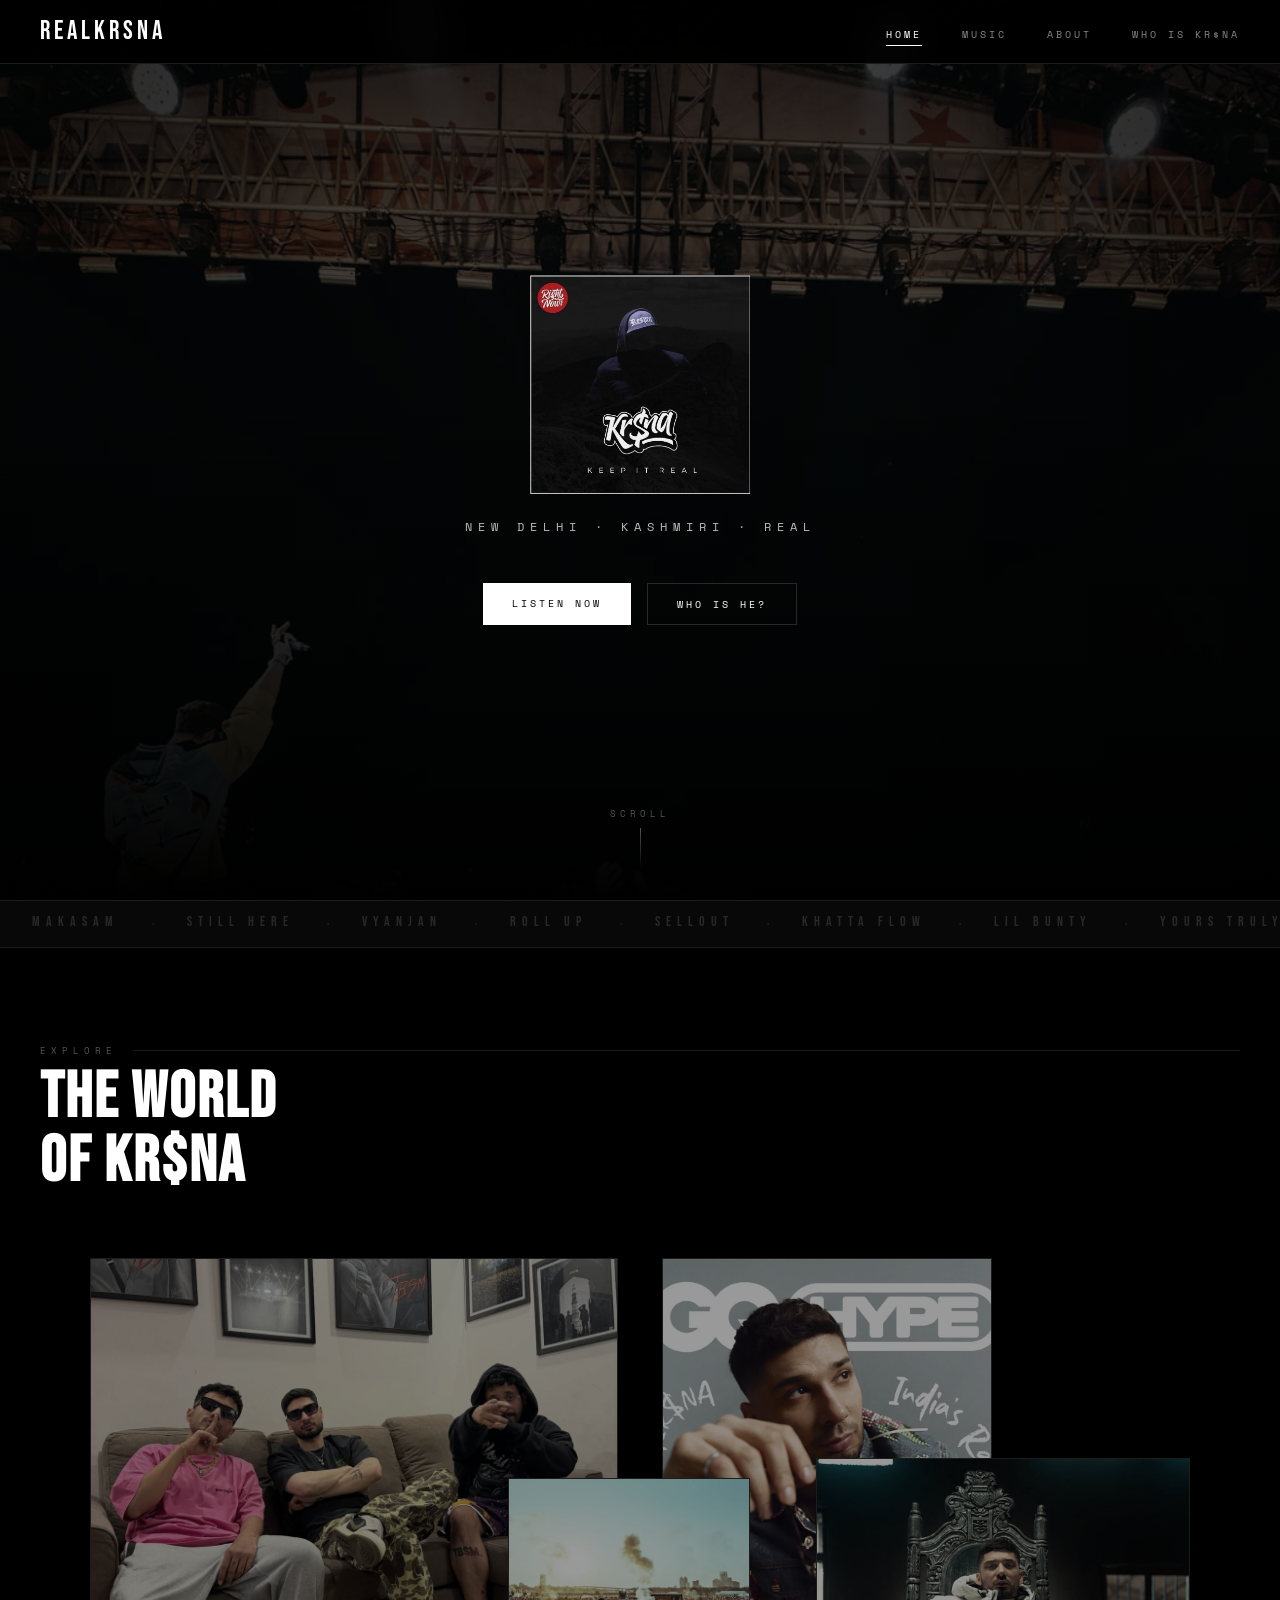
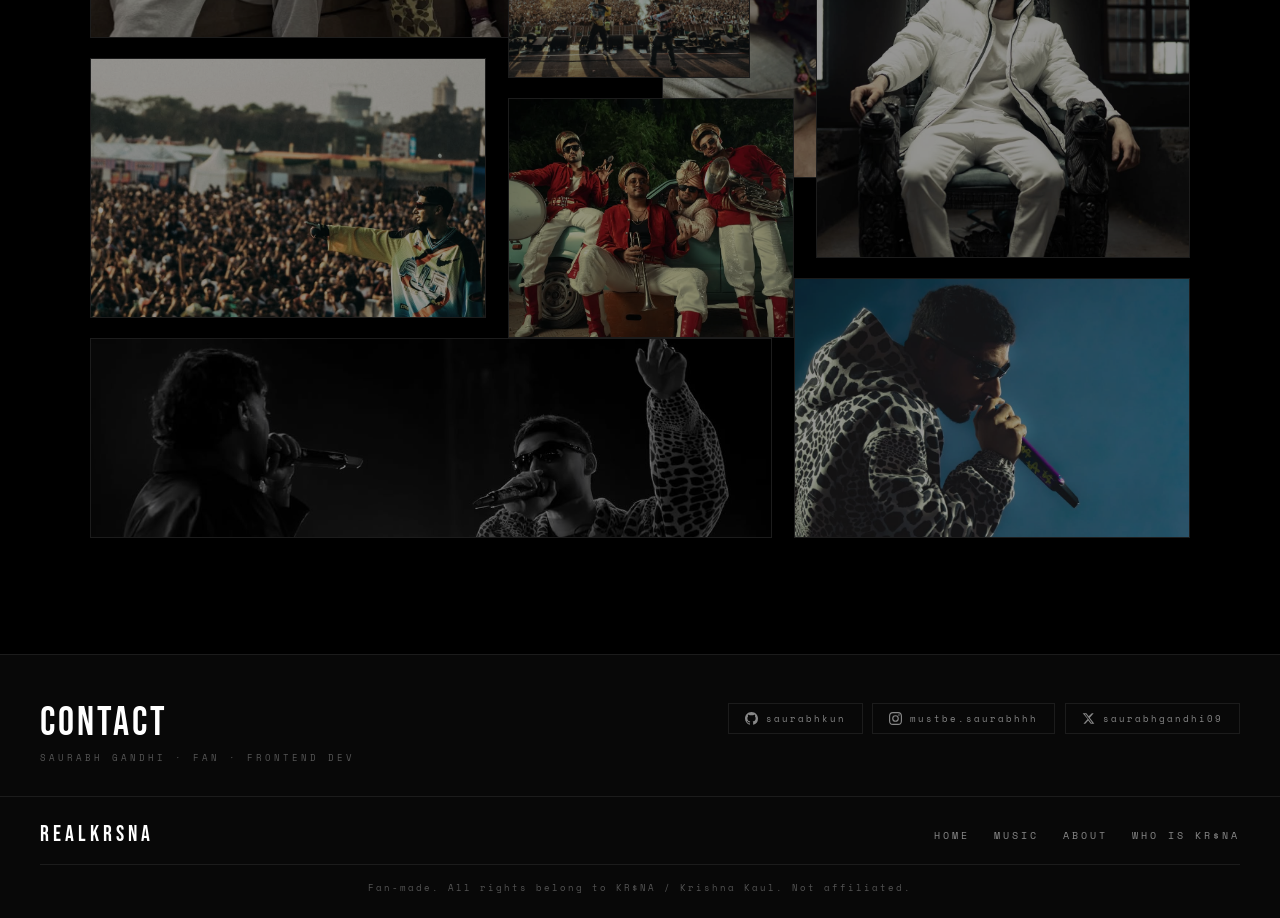
<file: index.html>
<!DOCTYPE html>
<html lang="en">
<head>
  <meta charset="UTF-8"/>
  <meta name="viewport" content="width=device-width, initial-scale=1.0"/>
  <title>RealKRSNA - Home</title>
  <link rel="stylesheet" href="css/style.css">
  <style>
    /* ── HERO ── */
    .hero {
      position: relative;
      height: 100vh;
      display: flex;
      flex-direction: column;
      align-items: center;
      justify-content: center;
      overflow: hidden;
    }

    /* Background image */
    .hero-bg {
      position: absolute; inset: 0;
      background-image: url('../images/hero-bg.jpg');
      /* REPLACE: put your KR$NA image as hero-bg.jpg in /images/ */
      background-size: cover;
      background-position: center top;
      filter: brightness(0.3) grayscale(0.4);
      transform: scale(1.05);
      transition: transform 8s ease;
    }
    .hero:hover .hero-bg { transform: scale(1.0); }

    /* Dark vignette over image */
    .hero-vignette {
      position: absolute; inset: 0;
      background:
        linear-gradient(to bottom, rgba(0,0,0,0.2) 0%, rgba(0,0,0,0.0) 40%, rgba(0,0,0,0.6) 80%, rgba(0,0,0,1) 100%),
        linear-gradient(to right, rgba(0,0,0,0.4) 0%, transparent 40%, transparent 60%, rgba(0,0,0,0.4) 100%);
    }

    .hero-content {
      position: relative; z-index: 2;
      text-align: center;
      display: flex; flex-direction: column;
      align-items: center;
    }

    /* Logo image - replace with your actual KR$NA logo */
    .hero-logo-img {
      width: clamp(120px, 20vw, 220px);
      margin-bottom: 1.5rem;
      /* If your logo is WHITE / light coloured on transparent - keep as is, no filter needed */
      /* If your logo is BLACK / dark coloured on transparent - uncomment the line below: */
      /* filter: invert(1); */
      opacity: 0.95;
    }

    /* Fallback text logo if no image yet */
    .hero-logo-text {
      font-family: 'Bebas Neue', sans-serif;
      font-size: clamp(5rem, 14vw, 12rem);
      letter-spacing: -2px;
      line-height: 0.9;
      color: var(--white);
      margin-bottom: 0.5rem;
    }

    .hero-tagline {
      font-family: 'Space Mono', monospace;
      font-size: clamp(0.6rem, 1.5vw, 0.75rem);
      letter-spacing: 6px;
      text-transform: uppercase;
      color: var(--gray3);
      margin-bottom: 3rem;
    }

    .hero-cta {
      display: flex; gap: 1rem; flex-wrap: wrap; justify-content: center;
    }

    /* Scroll hint */
    .scroll-hint {
      position: absolute; bottom: 2rem; left: 50%; transform: translateX(-50%);
      z-index: 2;
      font-family: 'Space Mono', monospace;
      font-size: 0.55rem;
      letter-spacing: 4px;
      text-transform: uppercase;
      color: var(--gray);
      display: flex; flex-direction: column; align-items: center; gap: 0.5rem;
      animation: bounce 2s ease infinite;
    }
    .scroll-hint::after {
      content: '';
      width: 1px; height: 40px;
      background: linear-gradient(to bottom, var(--gray), transparent);
    }
    @keyframes bounce {
      0%, 100% { transform: translateX(-50%) translateY(0); }
      50% { transform: translateX(-50%) translateY(6px); }
    }

    /* ── COLLAGE SECTION ── */
    .collage-section {
      padding: 6rem 2.5rem;
      background: var(--black);
    }

    /* Overlapping collage grid */
    .collage-grid {
      position: relative;
      /* Total canvas height - adjust if needed */
      height: 900px;
      max-width: 1100px;
      margin: 0 auto;
    }

    .collage-card {
      position: absolute;
      overflow: hidden;
      cursor: pointer;
      background: var(--card);
      border: 1px solid var(--border);
      transition: z-index 0s, transform 0.4s ease, border-color 0.3s;
      text-decoration: none;
      display: block;
    }
    .collage-card:hover {
      border-color: var(--b2);
      z-index: 10 !important;
    }
    .collage-card:hover .card-img { filter: brightness(0.4) grayscale(0.2); }
    .collage-card:hover .card-body { opacity: 1; transform: translateY(0); }

    .card-img {
      width: 100%; height: 100%;
      object-fit: cover;
      display: block;
      filter: brightness(0.6) grayscale(0.3);
      transition: filter 0.4s;
    }
    /* Placeholder when no image yet */
    .card-img-placeholder {
      width: 100%; height: 100%;
      background: var(--deep);
      display: flex; align-items: center; justify-content: center;
      font-family: 'Bebas Neue', sans-serif;
      font-size: 2rem;
      color: var(--border);
      letter-spacing: 3px;
    }

    .card-body {
      position: absolute; inset: 0;
      display: flex; flex-direction: column;
      justify-content: flex-end;
      padding: 1.5rem;
      background: linear-gradient(to top, rgba(0,0,0,0.9) 0%, rgba(0,0,0,0.3) 50%, transparent 100%);
      opacity: 0;
      transform: translateY(6px);
      transition: opacity 0.3s, transform 0.3s;
    }

    .card-label {
      font-family: 'Space Mono', monospace;
      font-size: 0.55rem;
      letter-spacing: 4px;
      text-transform: uppercase;
      color: var(--gray2);
      margin-bottom: 0.3rem;
    }
    .card-title {
      font-family: 'Bebas Neue', sans-serif;
      font-size: 1.6rem;
      letter-spacing: 2px;
      color: var(--white);
      line-height: 1;
    }
    .card-arrow {
      margin-top: 0.6rem;
      font-family: 'Space Mono', monospace;
      font-size: 0.6rem;
      letter-spacing: 3px;
      color: var(--gray3);
    }

    /* ── CARD POSITIONS & SIZES ── */
    /* Each card has different size + position for collage feel */
    /* Feel free to tweak these coordinates once your images are in */

    .card-1 {
      /* Large - top left landscape */
      left: 0; top: 0;
      width: 48%; height: 380px;
      z-index: 3;
    }
    .card-2 {
      /* Tall portrait - top right */
      left: 52%; top: 0;
      width: 30%; height: 520px;
      z-index: 2;
    }
    .card-3 {
      /* Small square - overlapping card 1 and 2 */
      left: 38%; top: 220px;
      width: 22%; height: 200px;
      z-index: 5;
    }
    .card-4 {
      /* Wide - mid left */
      left: 0; top: 400px;
      width: 36%; height: 260px;
      z-index: 2;
    }
    .card-5 {
      /* Medium - mid center */
      left: 38%; top: 440px;
      width: 26%; height: 240px;
      z-index: 4;
    }
    .card-6 {
      /* Tall - far right */
      left: 66%; top: 200px;
      width: 34%; height: 400px;
      z-index: 2;
    }
    .card-7 {
      /* Wide - bottom spanning */
      left: 0; top: 680px;
      width: 62%; height: 200px;
      z-index: 3;
    }
    .card-8 {
      /* Small square - bottom right */
      left: 64%; top: 620px;
      width: 36%; height: 260px;
      z-index: 2;
    }

    @media (max-width: 900px) {
      .collage-grid {
        height: auto;
        display: grid;
        grid-template-columns: 1fr 1fr;
        gap: 0.6rem;
      }
      .collage-card {
        position: static;
        width: 100% !important;
        height: 200px !important;
        z-index: 1 !important;
      }
      .card-1 { grid-column: span 2; height: 280px !important; }
      .card-body { opacity: 1; transform: translateY(0); }
    }

    @media (max-width: 480px) {
      .collage-grid { grid-template-columns: 1fr; }
      .card-1 { grid-column: span 1; }
      .collage-section { padding: 4rem 1rem; }
    }
  </style>
</head>
<body>

<!-- NAV -->
<nav class="nav">
  <a class="nav-logo" href="index.html">RealKRSNA</a>
  <ul class="nav-links">
    <li><a href="index.html" class="active">Home</a></li>
    <li><a href="pages/music.html">Music</a></li>
    <li><a href="pages/about.html">About</a></li>
    <li><a href="pages/who-is-krsna.html">Who is KR$NA</a></li>
  </ul>
</nav>

<!-- HERO -->
<div class="hero">
  <!-- REPLACE: add your KR$NA background photo as /images/hero-bg.jpg -->
  <div class="hero-bg"></div>
  <div class="hero-vignette"></div>

  <div class="hero-content">
    <!-- OPTION A: Use logo image - put your logo at /images/logo.png -->
    <img class="hero-logo-img" src="images/logo.png"
      onerror="this.style.display='none'; document.getElementById('fallback-logo').style.display='block';"
      alt="KR$NA Logo">

    <!-- OPTION B: Fallback text logo (shows if logo.png missing) -->
    <div class="hero-logo-text" id="fallback-logo" style="display:none;">KR$NA</div>

    <p class="hero-tagline">New Delhi · Kashmiri · Real</p>

    <div class="hero-cta">
      <a href="pages/music.html" class="btn btn-white">Listen Now</a>
      <a href="pages/who-is-krsna.html" class="btn btn-outline">Who is he?</a>
    </div>
  </div>

  <div class="scroll-hint">Scroll</div>
</div>

<!-- MARQUEE -->
<div class="marquee">
  <div class="marquee-track">
    <span class="marquee-item">MAKASAM</span><span class="marquee-sep">·</span>
    <span class="marquee-item">STILL HERE</span><span class="marquee-sep">·</span>
    <span class="marquee-item">VYANJAN</span><span class="marquee-sep">·</span>
    <span class="marquee-item">ROLL UP</span><span class="marquee-sep">·</span>
    <span class="marquee-item">SELLOUT</span><span class="marquee-sep">·</span>
    <span class="marquee-item">KHATTA FLOW</span><span class="marquee-sep">·</span>
    <span class="marquee-item">LIL BUNTY</span><span class="marquee-sep">·</span>
    <span class="marquee-item">YOURS TRULY</span><span class="marquee-sep">·</span>
    <span class="marquee-item">MAHARANI</span><span class="marquee-sep">·</span>
    <span class="marquee-item">KNOCK KNOCK</span><span class="marquee-sep">·</span>
    <!-- duplicate -->
    <span class="marquee-item">MAKASAM</span><span class="marquee-sep">·</span>
    <span class="marquee-item">STILL HERE</span><span class="marquee-sep">·</span>
    <span class="marquee-item">VYANJAN</span><span class="marquee-sep">·</span>
    <span class="marquee-item">ROLL UP</span><span class="marquee-sep">·</span>
    <span class="marquee-item">SELLOUT</span><span class="marquee-sep">·</span>
    <span class="marquee-item">KHATTA FLOW</span><span class="marquee-sep">·</span>
    <span class="marquee-item">LIL BUNTY</span><span class="marquee-sep">·</span>
    <span class="marquee-item">YOURS TRULY</span><span class="marquee-sep">·</span>
    <span class="marquee-item">MAHARANI</span><span class="marquee-sep">·</span>
    <span class="marquee-item">KNOCK KNOCK</span><span class="marquee-sep">·</span>
  </div>
</div>

<!-- COLLAGE SECTION -->
<section class="collage-section">
  <div class="sec-label fade-up">Explore</div>
  <h2 class="sec-title fade-up" style="margin-bottom:4rem;">The World<br>of KR$NA</h2>

  <div class="collage-grid fade-up">

    <!-- Card 1 - Music (large) -->
    <a class="collage-card card-1" href="pages/music.html">
      <img class="card-img" src="images/card1.jpg"
        onerror="this.style.display='none'; this.nextElementSibling.style.display='flex';"
        alt="Music">
      <div class="card-img-placeholder" style="display:none;">MUSIC</div>
      <div class="card-body">
        <div class="card-label">Section 01</div>
        <div class="card-title">Music</div>
        <div class="card-arrow">Underrated Tracks →</div>
      </div>
    </a>

    <!-- Card 2 - Who is KR$NA (tall) -->
    <a class="collage-card card-2" href="pages/who-is-krsna.html">
      <img class="card-img" src="images/card2.jpg"
        onerror="this.style.display='none'; this.nextElementSibling.style.display='flex';"
        alt="Who is KR$NA">
      <div class="card-img-placeholder" style="display:none;">KR$NA</div>
      <div class="card-body">
        <div class="card-label">Section 02</div>
        <div class="card-title">Who is KR$NA</div>
        <div class="card-arrow">The Journey →</div>
      </div>
    </a>

    <!-- Card 3 - About (small, overlapping) -->
    <a class="collage-card card-3" href="pages/about.html">
      <img class="card-img" src="images/card3.jpg"
        onerror="this.style.display='none'; this.nextElementSibling.style.display='flex';"
        alt="About">
      <div class="card-img-placeholder" style="display:none;">ABOUT</div>
      <div class="card-body">
        <div class="card-label">Section 03</div>
        <div class="card-title">About</div>
        <div class="card-arrow">This Site →</div>
      </div>
    </a>

    <!-- Card 4 - The Beef -->
    <a class="collage-card card-4" href="pages/who-is-krsna.html#beef">
      <img class="card-img" src="images/card4.jpg"
        onerror="this.style.display='none'; this.nextElementSibling.style.display='flex';"
        alt="The Beef">
      <div class="card-img-placeholder" style="display:none;">BEEF</div>
      <div class="card-body">
        <div class="card-label">Chapter</div>
        <div class="card-title">The Beef</div>
        <div class="card-arrow">Makasam Era →</div>
      </div>
    </a>

    <!-- Card 5 - Community -->
    <a class="collage-card card-5" href="pages/about.html#community">
      <img class="card-img" src="images/card5.jpg"
        onerror="this.style.display='none'; this.nextElementSibling.style.display='flex';"
        alt="Community">
      <div class="card-img-placeholder" style="display:none;">COMMUNITY</div>
      <div class="card-body">
        <div class="card-label">Join</div>
        <div class="card-title">Community</div>
        <div class="card-arrow">Fan Fam →</div>
      </div>
    </a>

    <!-- Card 6 - Discography -->
    <a class="collage-card card-6" href="pages/music.html#discography">
      <img class="card-img" src="images/card6.jpg"
        onerror="this.style.display='none'; this.nextElementSibling.style.display='flex';"
        alt="Discography">
      <div class="card-img-placeholder" style="display:none;">DISCOS</div>
      <div class="card-body">
        <div class="card-label">Albums</div>
        <div class="card-title">Discography</div>
        <div class="card-arrow">View All →</div>
      </div>
    </a>

    <!-- Card 7 - The Timeline -->
    <a class="collage-card card-7" href="pages/who-is-krsna.html#timeline">
      <img class="card-img" src="images/card7.jpg"
        onerror="this.style.display='none'; this.nextElementSibling.style.display='flex';"
        alt="Timeline">
      <div class="card-img-placeholder" style="display:none;">TIMELINE</div>
      <div class="card-body">
        <div class="card-label">2006 → Now</div>
        <div class="card-title">The Timeline</div>
        <div class="card-arrow">20 Years →</div>
      </div>
    </a>

    <!-- Card 8 - Listen Now -->
    <a class="collage-card card-8" href="pages/music.html">
      <img class="card-img" src="images/card8.jpg"
        onerror="this.style.display='none'; this.nextElementSibling.style.display='flex';"
        alt="Listen">
      <div class="card-img-placeholder" style="display:none;">LISTEN</div>
      <div class="card-body">
        <div class="card-label">Player</div>
        <div class="card-title">Listen Now</div>
        <div class="card-arrow">Play Tracks →</div>
      </div>
    </a>

  </div>
</section>

<!-- FOOTER -->
<footer class="footer">
  <div class="footer-contact">
    <div class="footer-contact-left">
      <div class="contact-heading">Contact</div>
      <div class="contact-sub">Saurabh Gandhi · Fan · Frontend Dev</div>
    </div>
    <div class="footer-socials">
      <a href="https://github.com/saurabhkun" target="_blank" class="footer-social-link">
        <svg width="13" height="13" viewBox="0 0 24 24" fill="currentColor"><path d="M12 0C5.37 0 0 5.37 0 12c0 5.31 3.435 9.795 8.205 11.385.6.105.825-.255.825-.57 0-.285-.015-1.23-.015-2.235-3.015.555-3.795-.735-4.035-1.41-.135-.345-.72-1.41-1.23-1.695-.42-.225-1.02-.78-.015-.795.945-.015 1.62.87 1.845 1.23 1.08 1.815 2.805 1.305 3.495.99.105-.78.42-1.305.765-1.605-2.67-.3-5.46-1.335-5.46-5.925 0-1.305.465-2.385 1.23-3.225-.12-.3-.54-1.53.12-3.18 0 0 1.005-.315 3.3 1.23.96-.27 1.98-.405 3-.405s2.04.135 3 .405c2.295-1.56 3.3-1.23 3.3-1.23.66 1.65.24 2.88.12 3.18.765.84 1.23 1.905 1.23 3.225 0 4.605-2.805 5.625-5.475 5.925.435.375.81 1.095.81 2.22 0 1.605-.015 2.895-.015 3.3 0 .315.225.69.825.57A12.02 12.02 0 0 0 24 12c0-6.63-5.37-12-12-12z"/></svg>
        saurabhkun
      </a>
      <a href="https://www.instagram.com/mustbe.saurabhhh" target="_blank" class="footer-social-link">
        <svg width="13" height="13" viewBox="0 0 24 24" fill="currentColor"><path d="M12 2.163c3.204 0 3.584.012 4.85.07 3.252.148 4.771 1.691 4.919 4.919.058 1.265.069 1.645.069 4.849 0 3.205-.012 3.584-.069 4.849-.149 3.225-1.664 4.771-4.919 4.919-1.266.058-1.644.07-4.85.07-3.204 0-3.584-.012-4.849-.07-3.26-.149-4.771-1.699-4.919-4.92-.058-1.265-.07-1.644-.07-4.849 0-3.204.013-3.583.07-4.849.149-3.227 1.664-4.771 4.919-4.919 1.266-.057 1.645-.069 4.849-.069zM12 0C8.741 0 8.333.014 7.053.072 2.695.272.273 2.69.073 7.052.014 8.333 0 8.741 0 12c0 3.259.014 3.668.072 4.948.2 4.358 2.618 6.78 6.98 6.98C8.333 23.986 8.741 24 12 24c3.259 0 3.668-.014 4.948-.072 4.354-.2 6.782-2.618 6.979-6.98.059-1.28.073-1.689.073-4.948 0-3.259-.014-3.667-.072-4.947-.196-4.354-2.617-6.78-6.979-6.98C15.668.014 15.259 0 12 0zm0 5.838a6.162 6.162 0 1 0 0 12.324 6.162 6.162 0 0 0 0-12.324zM12 16a4 4 0 1 1 0-8 4 4 0 0 1 0 8zm6.406-11.845a1.44 1.44 0 1 0 0 2.881 1.44 1.44 0 0 0 0-2.881z"/></svg>
        mustbe.saurabhhh
      </a>
      <a href="https://twitter.com/saurabhgandhi09" target="_blank" class="footer-social-link">
        <svg width="13" height="13" viewBox="0 0 24 24" fill="currentColor"><path d="M18.244 2.25h3.308l-7.227 8.26 8.502 11.24H16.17l-4.714-6.231-5.401 6.231H2.746l7.73-8.835L1.254 2.25H8.08l4.253 5.622zm-1.161 17.52h1.833L7.084 4.126H5.117z"/></svg>
        saurabhgandhi09
      </a>
    </div>
  </div>
  <div class="footer-bottom">
    <div class="footer-logo">RealKRSNA</div>
    <div class="footer-links">
      <a href="index.html">Home</a>
      <a href="pages/music.html">Music</a>
      <a href="pages/about.html">About</a>
      <a href="pages/who-is-krsna.html">Who is KR$NA</a>
    </div>
    <div class="footer-note">Fan-made. All rights belong to KR$NA / Krishna Kaul. Not affiliated.</div>
  </div>
</footer>

<script src="js/main.js"></script>
</body>
</html>
</file>
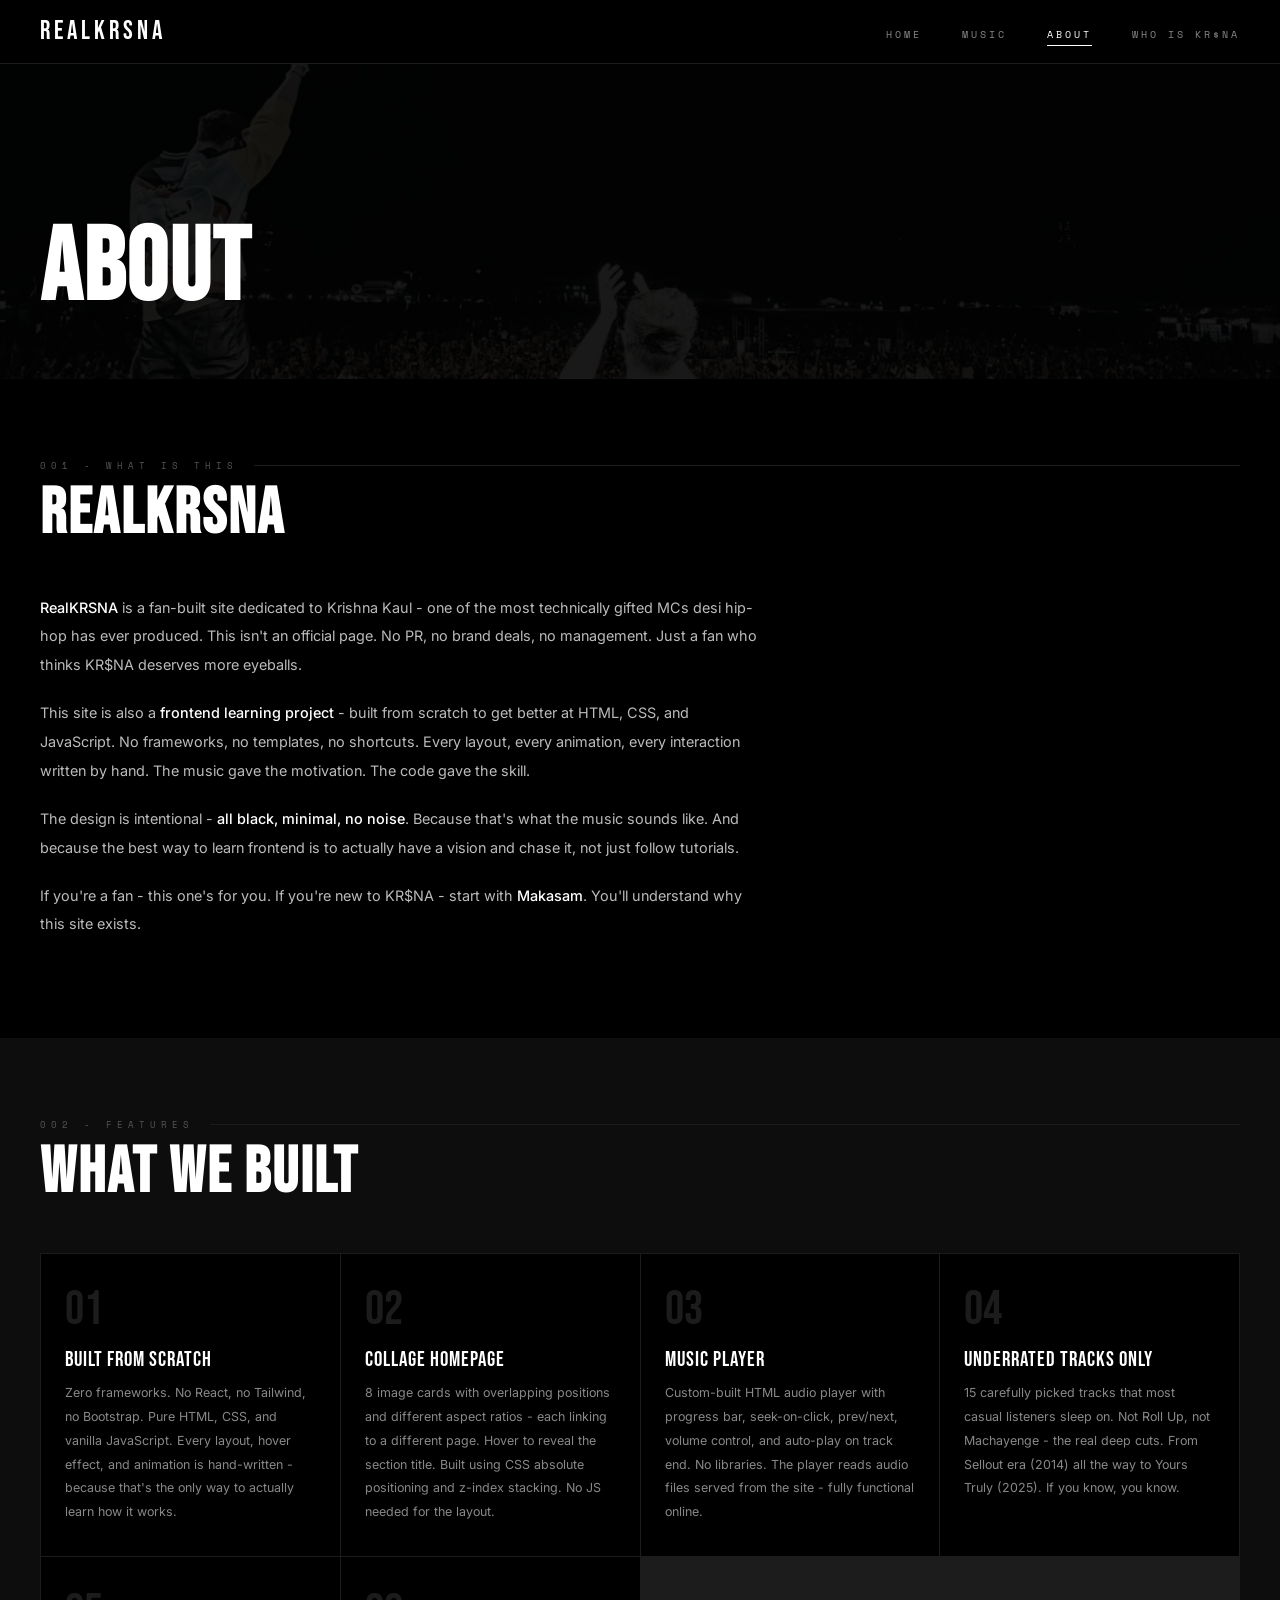
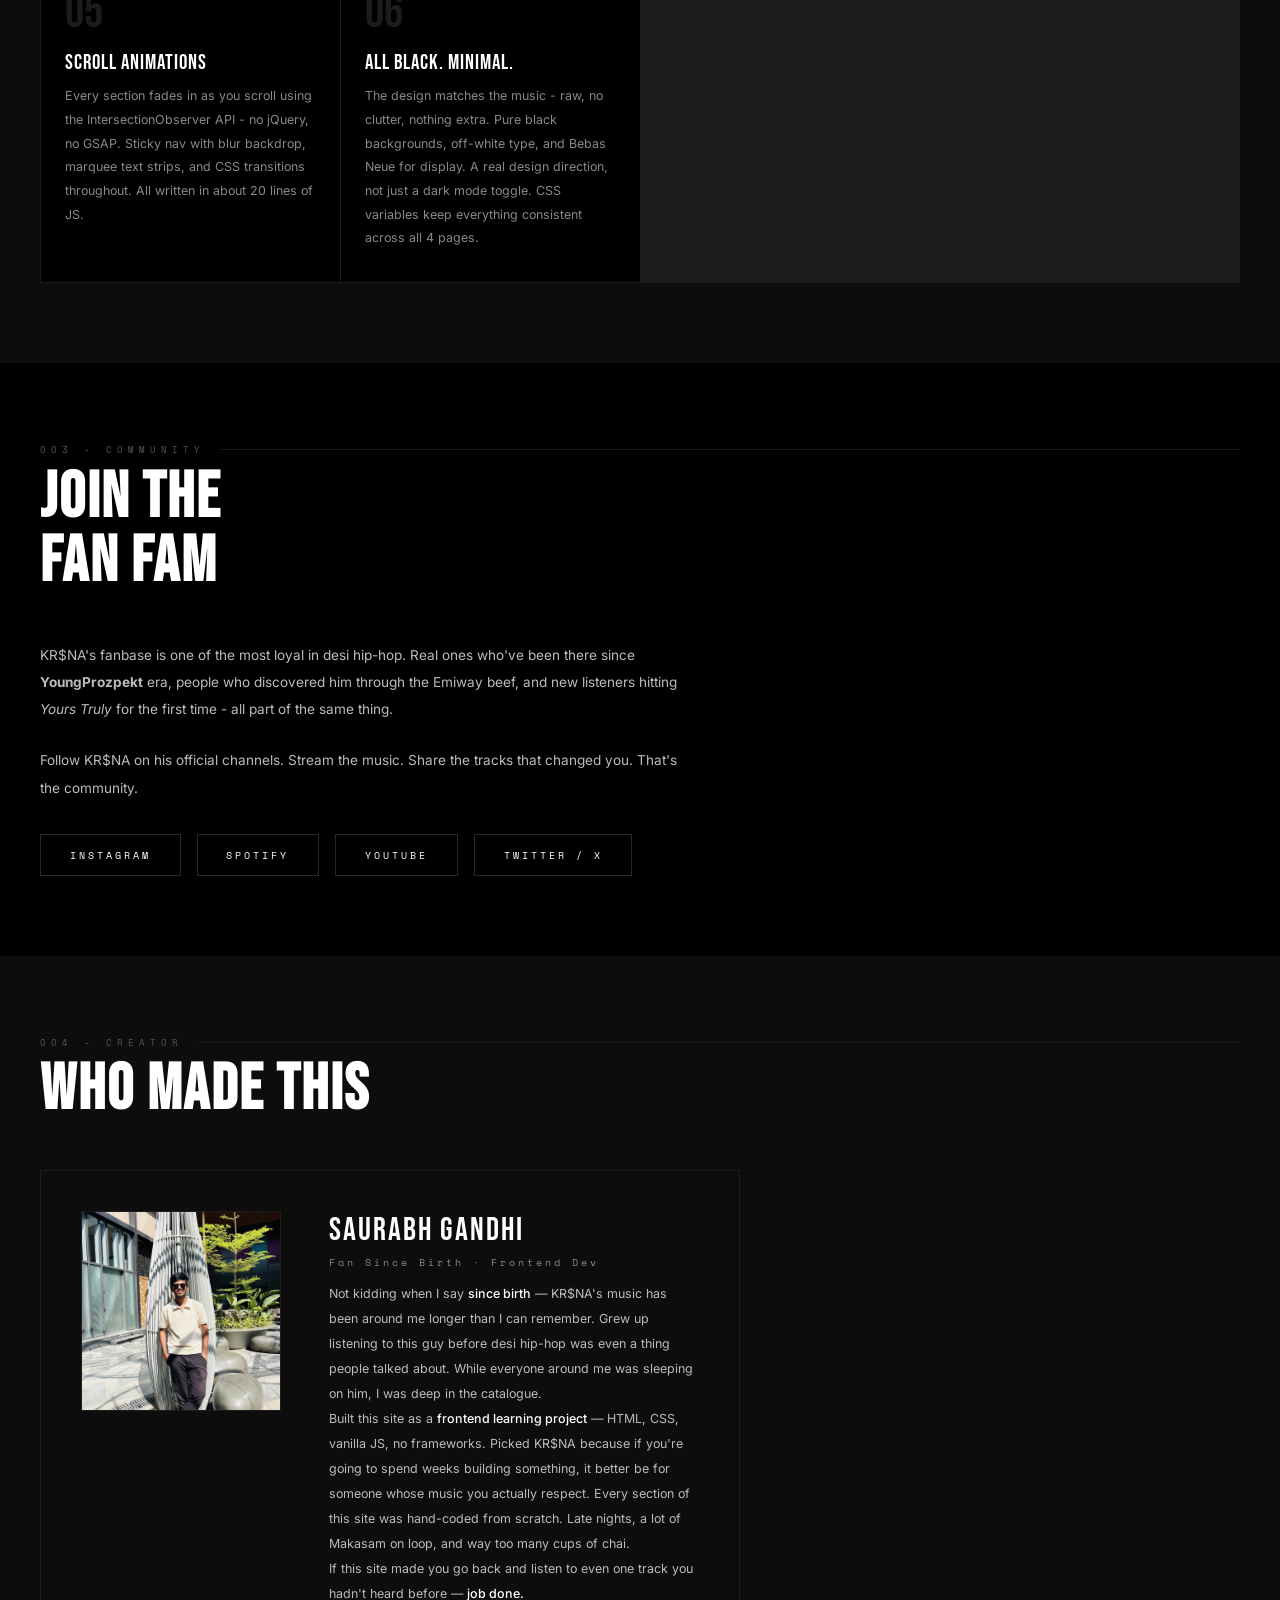
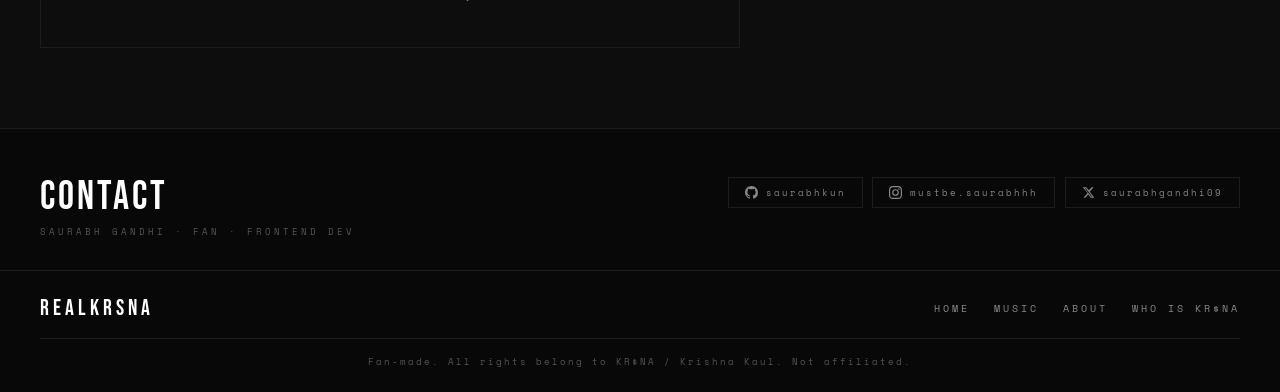
<file: pages/about.html>
<!DOCTYPE html>
<html lang="en">
<head>
  <meta charset="UTF-8"/>
  <meta name="viewport" content="width=device-width, initial-scale=1.0"/>
  <title>RealKRSNA - About</title>
  <link rel="stylesheet" href="../css/style.css">
  <style>
    section { padding: 5rem 2.5rem; }

    /* HERO */
    .page-hero {
      height: 35vh; min-height: 240px;
      display: flex; align-items: flex-end;
      padding: 3rem 2.5rem;
      background: var(--deep); position: relative; overflow: hidden;
    }
    .page-hero-bg {
      position: absolute; inset: 0;
      background-image: url('../images/hero-bg.jpg');
      background-size: cover; background-position: center;
      filter: brightness(0.1) grayscale(0.7);
    }
    .page-hero h1 {
      position: relative; z-index: 2;
      font-family: 'Bebas Neue', sans-serif;
      font-size: clamp(3rem, 8vw, 7rem);
      letter-spacing: 2px; color: var(--white);
    }

    /* ABOUT INTRO */
    #intro { background: var(--black); }
    .intro-grid { display: grid; grid-template-columns: 1fr; gap: 0; max-width: 720px; }
    .intro-text p {
      font-size: 0.9rem; line-height: 2; color: var(--gray3);
      margin-bottom: 1.2rem;
    }
    .intro-text strong { color: var(--white); font-weight: 500; }
    .intro-img {
      aspect-ratio: 4/5; overflow: hidden; border: 1px solid var(--border);
      background: var(--deep);
    }
    .intro-img img {
      width: 100%; height: 100%;
      object-fit: cover; object-position: top;
      filter: grayscale(30%);
      display: block;
    }
    .intro-img-ph {
      width: 100%; height: 100%;
      display: flex; align-items: center; justify-content: center;
      font-family: 'Bebas Neue', sans-serif;
      font-size: 4rem; color: var(--border); letter-spacing: 2px;
    }

    /* FEATURES */
    #features { background: var(--deep); }
    .features-grid { display: grid; grid-template-columns: repeat(auto-fill, minmax(280px, 1fr)); gap: 1px; background: var(--border); border: 1px solid var(--border); }
    .feature-item { background: var(--black); padding: 2rem 1.5rem; }
    .feature-num {
      font-family: 'Bebas Neue', sans-serif;
      font-size: 3rem; color: var(--border); line-height: 1; margin-bottom: 0.8rem;
    }
    .feature-title {
      font-family: 'Bebas Neue', sans-serif;
      font-size: 1.3rem; letter-spacing: 1px; color: var(--white); margin-bottom: 0.6rem;
    }
    .feature-desc {
      font-size: 0.78rem; color: var(--gray2); line-height: 1.9;
    }

    /* COMMUNITY */
    #community { background: var(--black); }
    .community-wrap { max-width: 640px; }
    .community-wrap p { font-size: 0.85rem; color: var(--gray3); line-height: 2; margin-bottom: 1.5rem; }
    .community-links { display: flex; gap: 1rem; flex-wrap: wrap; margin-top: 2rem; }

    /* CREATOR */
    #creator { background: var(--deep); }
    .creator-card {
      display: grid; grid-template-columns: 200px 1fr; gap: 3rem;
      border: 1px solid var(--border); padding: 2.5rem;
      align-items: start; max-width: 700px;
    }
    .creator-photo {
      aspect-ratio: 1; background: var(--card); border: 1px solid var(--border);
      overflow: hidden;
    }
    .creator-photo img {
      width: 100%; height: 100%;
      object-fit: cover; filter: grayscale(20%); display: block;
    }
    .creator-photo-ph {
      width: 100%; height: 100%;
      display: flex; align-items: center; justify-content: center;
      font-family: 'Bebas Neue', sans-serif;
      font-size: 2rem; color: var(--border);
    }
    .creator-name {
      font-family: 'Bebas Neue', sans-serif;
      font-size: 2rem; letter-spacing: 2px; color: var(--white); margin-bottom: 0.3rem;
    }
    .creator-handle {
      font-family: 'Space Mono', monospace;
      font-size: 0.6rem; letter-spacing: 3px; color: var(--gray2); margin-bottom: 0.8rem;
    }
    .creator-socials {
      display: flex; flex-wrap: wrap; gap: 0.6rem;
      margin-bottom: 1.2rem;
    }
    .social-link {
      display: inline-flex; align-items: center; gap: 0.4rem;
      font-family: 'Space Mono', monospace;
      font-size: 0.55rem; letter-spacing: 2px;
      color: var(--gray2); text-decoration: none;
      padding: 0.35rem 0.7rem;
      border: 1px solid var(--border);
      transition: all 0.2s;
    }
    .social-link:hover { border-color: var(--white); color: var(--white); }
    .creator-bio { font-size: 0.78rem; color: var(--gray3); line-height: 2; }
    .creator-bio strong { color: var(--white); font-weight: 500; }

    @media (max-width: 900px) {
      .intro-grid { grid-template-columns: 1fr; }
      .intro-img { display: none; }
      .creator-card { grid-template-columns: 1fr; }
      .creator-photo { max-width: 140px; }
      section { padding: 4rem 1.2rem; }
    }
  </style>
</head>
<body>

<nav class="nav">
  <a class="nav-logo" href="../index.html">RealKRSNA</a>
  <ul class="nav-links">
    <li><a href="../index.html">Home</a></li>
    <li><a href="music.html">Music</a></li>
    <li><a href="about.html" class="active">About</a></li>
    <li><a href="who-is-krsna.html">Who is KR$NA</a></li>
  </ul>
</nav>

<div class="page-wrap">

  <div class="page-hero">
    <div class="page-hero-bg"></div>
    <h1>About</h1>
  </div>

  <!-- INTRO -->
  <section id="intro">
    <div class="sec-label fade-up">001 - What is this</div>
    <h2 class="sec-title fade-up">RealKRSNA</h2>
    <div class="intro-grid fade-up">
      <div class="intro-text">
        <p>
          <strong>RealKRSNA</strong> is a fan-built site dedicated to Krishna Kaul - one of the most technically gifted MCs desi hip-hop has ever produced. This isn't an official page. No PR, no brand deals, no management. Just a fan who thinks KR$NA deserves more eyeballs.
        </p>
        <p>
          This site is also a <strong>frontend learning project</strong> - built from scratch to get better at HTML, CSS, and JavaScript. No frameworks, no templates, no shortcuts. Every layout, every animation, every interaction written by hand. The music gave the motivation. The code gave the skill.
        </p>
        <p>
          The design is intentional - <strong>all black, minimal, no noise</strong>. Because that's what the music sounds like. And because the best way to learn frontend is to actually have a vision and chase it, not just follow tutorials.
        </p>
        <p>
          If you're a fan - this one's for you. If you're new to KR$NA - start with <strong>Makasam</strong>. You'll understand why this site exists.
        </p>
      </div>
    </div>
  </section>

  <!-- FEATURES -->
  <section id="features">
    <div class="sec-label fade-up">002 - Features</div>
    <h2 class="sec-title fade-up">What We Built</h2>
    <div class="features-grid fade-up">
      <div class="feature-item">
        <div class="feature-num">01</div>
        <div class="feature-title">Built from Scratch</div>
        <div class="feature-desc">Zero frameworks. No React, no Tailwind, no Bootstrap. Pure HTML, CSS, and vanilla JavaScript. Every layout, hover effect, and animation is hand-written - because that's the only way to actually learn how it works.</div>
      </div>
      <div class="feature-item">
        <div class="feature-num">02</div>
        <div class="feature-title">Collage Homepage</div>
        <div class="feature-desc">8 image cards with overlapping positions and different aspect ratios - each linking to a different page. Hover to reveal the section title. Built using CSS absolute positioning and z-index stacking. No JS needed for the layout.</div>
      </div>
      <div class="feature-item">
        <div class="feature-num">03</div>
        <div class="feature-title">Music Player</div>
        <div class="feature-desc">Custom-built HTML audio player with progress bar, seek-on-click, prev/next, volume control, and auto-play on track end. No libraries. The player reads audio files served from the site - fully functional online.</div>
      </div>
      <div class="feature-item">
        <div class="feature-num">04</div>
        <div class="feature-title">Underrated Tracks Only</div>
        <div class="feature-desc">15 carefully picked tracks that most casual listeners sleep on. Not Roll Up, not Machayenge - the real deep cuts. From Sellout era (2014) all the way to Yours Truly (2025). If you know, you know.</div>
      </div>
      <div class="feature-item">
        <div class="feature-num">05</div>
        <div class="feature-title">Scroll Animations</div>
        <div class="feature-desc">Every section fades in as you scroll using the IntersectionObserver API - no jQuery, no GSAP. Sticky nav with blur backdrop, marquee text strips, and CSS transitions throughout. All written in about 20 lines of JS.</div>
      </div>
      <div class="feature-item">
        <div class="feature-num">06</div>
        <div class="feature-title">All Black. Minimal.</div>
        <div class="feature-desc">The design matches the music - raw, no clutter, nothing extra. Pure black backgrounds, off-white type, and Bebas Neue for display. A real design direction, not just a dark mode toggle. CSS variables keep everything consistent across all 4 pages.</div>
      </div>
    </div>
  </section>

  <!-- COMMUNITY -->
  <section id="community">
    <div class="sec-label fade-up">003 - Community</div>
    <h2 class="sec-title fade-up">Join The<br>Fan Fam</h2>
    <div class="community-wrap fade-up">
      <p>
        KR$NA's fanbase is one of the most loyal in desi hip-hop. Real ones who've been there since <strong>YoungProzpekt</strong> era, people who discovered him through the Emiway beef, and new listeners hitting <em>Yours Truly</em> for the first time - all part of the same thing.
      </p>
      <p>
        Follow KR$NA on his official channels. Stream the music. Share the tracks that changed you. That's the community.
      </p>
      <div class="community-links">
        <a href="https://www.instagram.com/realkrsna" target="_blank" class="btn btn-outline">Instagram</a>
        <a href="https://open.spotify.com/artist/5NoLFq1PsMnIhAbobREzHm" target="_blank" class="btn btn-outline">Spotify</a>
        <a href="https://www.youtube.com/@realkrsna" target="_blank" class="btn btn-outline">YouTube</a>
        <a href="https://twitter.com/realkrsna" target="_blank" class="btn btn-outline">Twitter / X</a>
      </div>
    </div>
  </section>

  <!-- CREATOR -->
  <section id="creator">
    <div class="sec-label fade-up">004 - Creator</div>
    <h2 class="sec-title fade-up">Who Made This</h2>
    <div class="creator-card fade-up">
      <div class="creator-photo">
        <img src="../images/about-photo.jpeg"
          onerror="this.style.display='none'; this.nextElementSibling.style.display='flex';"
          alt="Creator">
        <div class="creator-photo-ph">YOU</div>
      </div>
      <div>
        <div class="creator-name">Saurabh Gandhi</div>
        <div class="creator-handle">Fan Since Birth · Frontend Dev</div>
        <div class="creator-bio">
          <p>
            Not kidding when I say <strong>since birth</strong> — KR$NA's music has been around me longer than I can remember. Grew up listening to this guy before desi hip-hop was even a thing people talked about. While everyone around me was sleeping on him, I was deep in the catalogue.
          </p>
          <p>
            Built this site as a <strong>frontend learning project</strong> — HTML, CSS, vanilla JS, no frameworks. Picked KR$NA because if you're going to spend weeks building something, it better be for someone whose music you actually respect. Every section of this site was hand-coded from scratch. Late nights, a lot of Makasam on loop, and way too many cups of chai.
          </p>
          <p>
            If this site made you go back and listen to even one track you hadn't heard before — <strong>job done.</strong>
          </p>
        </div>
      </div>
    </div>
  </section>

</div>

<footer class="footer">
  <div class="footer-contact">
    <div class="footer-contact-left">
      <div class="contact-heading">Contact</div>
      <div class="contact-sub">Saurabh Gandhi · Fan · Frontend Dev</div>
    </div>
    <div class="footer-socials">
      <a href="https://github.com/saurabhkun" target="_blank" class="footer-social-link">
        <svg width="13" height="13" viewBox="0 0 24 24" fill="currentColor"><path d="M12 0C5.37 0 0 5.37 0 12c0 5.31 3.435 9.795 8.205 11.385.6.105.825-.255.825-.57 0-.285-.015-1.23-.015-2.235-3.015.555-3.795-.735-4.035-1.41-.135-.345-.72-1.41-1.23-1.695-.42-.225-1.02-.78-.015-.795.945-.015 1.62.87 1.845 1.23 1.08 1.815 2.805 1.305 3.495.99.105-.78.42-1.305.765-1.605-2.67-.3-5.46-1.335-5.46-5.925 0-1.305.465-2.385 1.23-3.225-.12-.3-.54-1.53.12-3.18 0 0 1.005-.315 3.3 1.23.96-.27 1.98-.405 3-.405s2.04.135 3 .405c2.295-1.56 3.3-1.23 3.3-1.23.66 1.65.24 2.88.12 3.18.765.84 1.23 1.905 1.23 3.225 0 4.605-2.805 5.625-5.475 5.925.435.375.81 1.095.81 2.22 0 1.605-.015 2.895-.015 3.3 0 .315.225.69.825.57A12.02 12.02 0 0 0 24 12c0-6.63-5.37-12-12-12z"/></svg>
        saurabhkun
      </a>
      <a href="https://www.instagram.com/mustbe.saurabhhh" target="_blank" class="footer-social-link">
        <svg width="13" height="13" viewBox="0 0 24 24" fill="currentColor"><path d="M12 2.163c3.204 0 3.584.012 4.85.07 3.252.148 4.771 1.691 4.919 4.919.058 1.265.069 1.645.069 4.849 0 3.205-.012 3.584-.069 4.849-.149 3.225-1.664 4.771-4.919 4.919-1.266.058-1.644.07-4.85.07-3.204 0-3.584-.012-4.849-.07-3.26-.149-4.771-1.699-4.919-4.92-.058-1.265-.07-1.644-.07-4.849 0-3.204.013-3.583.07-4.849.149-3.227 1.664-4.771 4.919-4.919 1.266-.057 1.645-.069 4.849-.069zM12 0C8.741 0 8.333.014 7.053.072 2.695.272.273 2.69.073 7.052.014 8.333 0 8.741 0 12c0 3.259.014 3.668.072 4.948.2 4.358 2.618 6.78 6.98 6.98C8.333 23.986 8.741 24 12 24c3.259 0 3.668-.014 4.948-.072 4.354-.2 6.782-2.618 6.979-6.98.059-1.28.073-1.689.073-4.948 0-3.259-.014-3.667-.072-4.947-.196-4.354-2.617-6.78-6.979-6.98C15.668.014 15.259 0 12 0zm0 5.838a6.162 6.162 0 1 0 0 12.324 6.162 6.162 0 0 0 0-12.324zM12 16a4 4 0 1 1 0-8 4 4 0 0 1 0 8zm6.406-11.845a1.44 1.44 0 1 0 0 2.881 1.44 1.44 0 0 0 0-2.881z"/></svg>
        mustbe.saurabhhh
      </a>
      <a href="https://twitter.com/saurabhgandhi09" target="_blank" class="footer-social-link">
        <svg width="13" height="13" viewBox="0 0 24 24" fill="currentColor"><path d="M18.244 2.25h3.308l-7.227 8.26 8.502 11.24H16.17l-4.714-6.231-5.401 6.231H2.746l7.73-8.835L1.254 2.25H8.08l4.253 5.622zm-1.161 17.52h1.833L7.084 4.126H5.117z"/></svg>
        saurabhgandhi09
      </a>
    </div>
  </div>
  <div class="footer-bottom">
    <div class="footer-logo">RealKRSNA</div>
    <div class="footer-links">
      <a href="../index.html">Home</a>
      <a href="music.html">Music</a>
      <a href="about.html">About</a>
      <a href="who-is-krsna.html">Who is KR$NA</a>
    </div>
    <div class="footer-note">Fan-made. All rights belong to KR$NA / Krishna Kaul. Not affiliated.</div>
  </div>
</footer>

<script src="../js/main.js"></script>
</body>
</html>
</file>
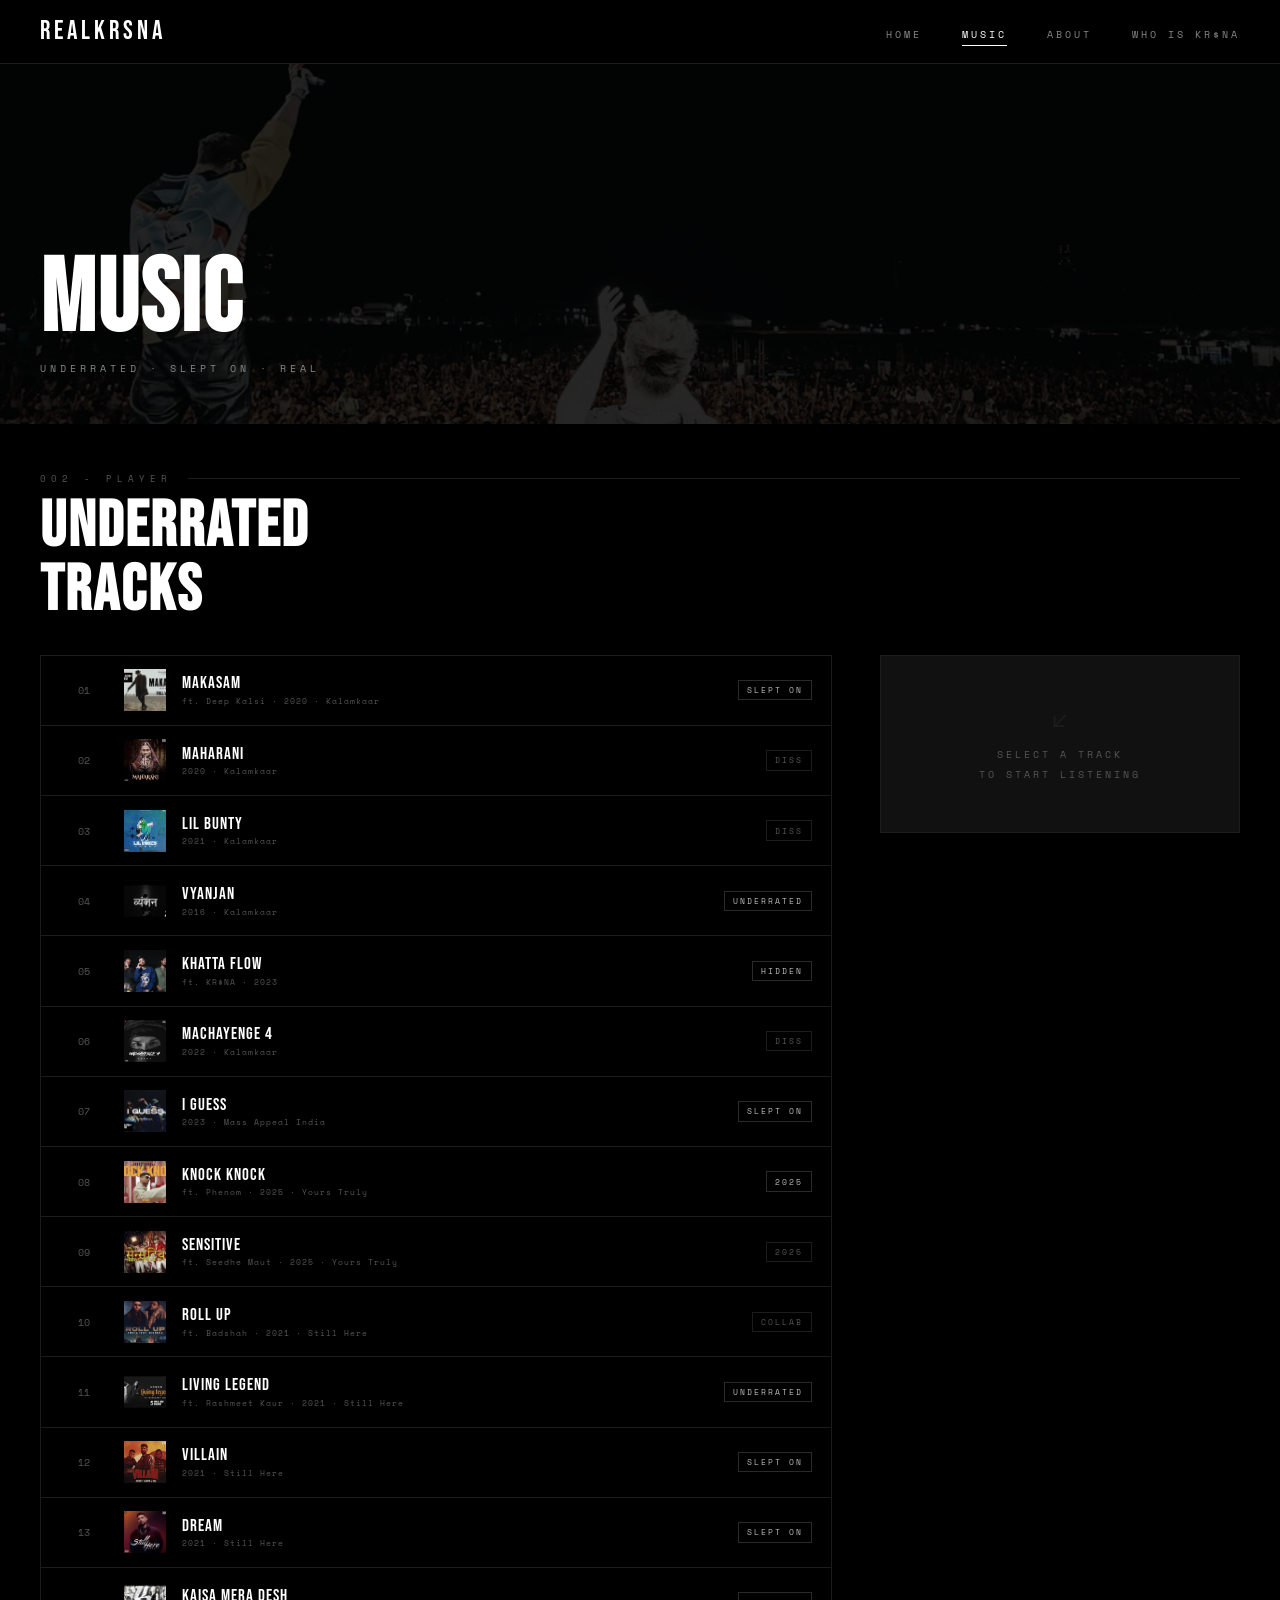
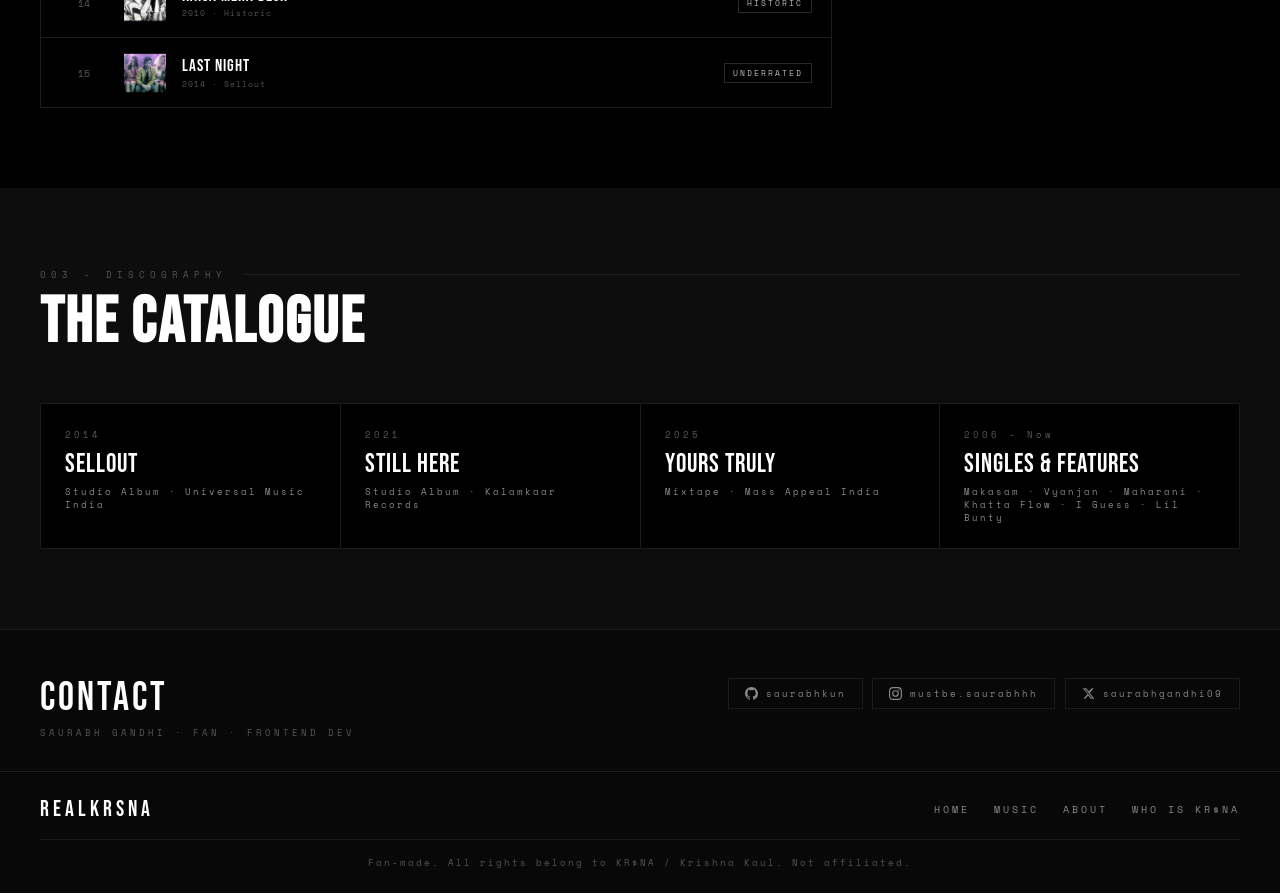
<file: pages/music.html>
<!DOCTYPE html>
<html lang="en">
<head>
  <meta charset="UTF-8"/>
  <meta name="viewport" content="width=device-width, initial-scale=1.0"/>
  <title>RealKRSNA - Music</title>
  <link rel="stylesheet" href="../css/style.css">
  <style>
    section { padding: 5rem 2.5rem; }

    /* HERO */
    .music-hero {
      height: 40vh; min-height: 280px;
      display: flex; align-items: flex-end;
      padding: 3rem 2.5rem;
      position: relative; overflow: hidden;
      background: var(--deep);
    }
    .music-hero-bg {
      position: absolute; inset: 0;
      background-image: url('../images/hero-bg.jpg');
      background-size: cover; background-position: center;
      filter: brightness(0.15) grayscale(0.5);
    }
    .music-hero-content { position: relative; z-index: 2; }
    .music-hero h1 {
      font-family: 'Bebas Neue', sans-serif;
      font-size: clamp(3rem, 8vw, 7rem);
      letter-spacing: 2px; line-height: 1; color: var(--white);
    }
    .music-hero p {
      font-family: 'Space Mono', monospace;
      font-size: 0.65rem; letter-spacing: 4px;
      text-transform: uppercase; color: var(--gray2); margin-top: 0.5rem;
    }

    /* PLAYER SECTION */
    #player-section { background: var(--black); padding-top: 3rem; }

    .player-layout {
      display: grid;
      grid-template-columns: 1fr 360px;
      gap: 3rem; align-items: start;
    }

    /* TRACK LIST */
    .track-list { border: 1px solid var(--border); }

    .track-item {
      display: grid;
      grid-template-columns: 3rem 42px 1fr auto;
      align-items: center; gap: 1rem;
      padding: 0.85rem 1.2rem;
      border-bottom: 1px solid var(--border);
      cursor: pointer;
      transition: background 0.15s;
      position: relative;
      user-select: none;
    }
    .track-item:last-child { border-bottom: none; }
    .track-item:hover { background: var(--deep); }
    .track-item.active { background: var(--card); }
    .track-item.active::before {
      content: '';
      position: absolute; left: 0; top: 0; bottom: 0;
      width: 2px; background: var(--white);
    }

    .track-num {
      font-family: 'Space Mono', monospace;
      font-size: 0.6rem; color: var(--gray); text-align: center;
    }
    .track-item.active .track-num { color: var(--white); }

    /* Track thumbnail */
    .track-thumb {
      width: 42px; height: 42px;
      object-fit: cover; display: block;
      filter: grayscale(30%);
      flex-shrink: 0;
    }
    .track-thumb-ph {
      width: 42px; height: 42px;
      background: var(--deep);
      display: flex; align-items: center; justify-content: center;
      font-family: 'Bebas Neue', sans-serif;
      font-size: 0.6rem; color: var(--border);
      flex-shrink: 0;
    }

    .track-info .t-name {
      font-family: 'Bebas Neue', sans-serif;
      font-size: 1.05rem; letter-spacing: 1px; color: var(--white);
    }
    .track-info .t-meta {
      font-family: 'Space Mono', monospace;
      font-size: 0.52rem; color: var(--gray);
      margin-top: 0.1rem; letter-spacing: 1px;
    }

    .track-badge {
      font-family: 'Space Mono', monospace;
      font-size: 0.48rem; letter-spacing: 2px; text-transform: uppercase;
      padding: 0.2rem 0.5rem;
      border: 1px solid var(--border);
      color: var(--gray); white-space: nowrap; flex-shrink: 0;
    }
    .track-badge.rare { border-color: #2a2a2a; color: var(--gray3); }

    /* SPOTIFY PANEL */
    .spotify-panel { position: sticky; top: 80px; display: flex; flex-direction: column; gap: 1rem; }

    .sp-header {
      background: var(--card);
      border: 1px solid var(--border);
      border-bottom: none;
      padding: 1rem 1.2rem 0.8rem;
    }
    .sp-now {
      font-family: 'Space Mono', monospace;
      font-size: 0.52rem; letter-spacing: 4px; text-transform: uppercase;
      color: var(--gray); margin-bottom: 0.3rem;
    }
    .sp-title {
      font-family: 'Bebas Neue', sans-serif;
      font-size: 1.5rem; letter-spacing: 1px; color: var(--white); line-height: 1;
    }
    .sp-meta {
      font-family: 'Space Mono', monospace;
      font-size: 0.55rem; color: var(--gray2); margin-top: 0.2rem;
    }

    /* Spotify iframe wrapper */
    .sp-embed {
      border: 1px solid var(--border);
      border-top: none;
      overflow: hidden;
      background: #000;
    }
    .sp-embed iframe {
      display: block; width: 100%;
      border: none;
    }

    /* Spotify open button */
    .sp-open {
      display: flex; align-items: center; justify-content: center; gap: 0.6rem;
      font-family: 'Space Mono', monospace;
      font-size: 0.6rem; letter-spacing: 3px; text-transform: uppercase;
      padding: 0.85rem;
      background: #1DB954; color: #000;
      text-decoration: none; border: none; cursor: pointer;
      transition: background 0.2s; font-weight: 700;
    }
    .sp-open:hover { background: #1ed760; }
    .sp-open svg { flex-shrink: 0; }

    /* prev/next */
    .sp-nav { display: flex; gap: 0; }
    .sp-nav-btn {
      flex: 1; padding: 0.75rem;
      font-family: 'Space Mono', monospace;
      font-size: 0.58rem; letter-spacing: 2px; text-transform: uppercase;
      background: var(--card); color: var(--gray);
      border: 1px solid var(--border); cursor: pointer;
      transition: all 0.2s;
    }
    .sp-nav-btn:first-child { border-right: none; }
    .sp-nav-btn:hover { background: var(--deep); color: var(--white); }

    /* select prompt (before any track chosen) */
    .sp-prompt {
      background: var(--card);
      border: 1px solid var(--border);
      padding: 3rem 1.5rem;
      text-align: center;
    }
    .sp-prompt p {
      font-family: 'Space Mono', monospace;
      font-size: 0.6rem; letter-spacing: 3px; text-transform: uppercase;
      color: var(--gray); line-height: 2;
    }
    .sp-prompt .arrow {
      font-size: 1.5rem; color: var(--border);
      display: block; margin-bottom: 0.8rem;
    }

    /* DISCOGRAPHY */
    #discography { background: var(--deep); }
    .alb-grid {
      display: grid; grid-template-columns: repeat(auto-fill, minmax(240px, 1fr));
      gap: 1px; background: var(--border); border: 1px solid var(--border);
    }
    .alb-item { background: var(--black); padding: 1.5rem; transition: background 0.2s; }
    .alb-item:hover { background: var(--card); }
    .alb-year { font-family: 'Space Mono', monospace; font-size: 0.55rem; letter-spacing: 3px; color: var(--gray); margin-bottom: 0.5rem; }
    .alb-name { font-family: 'Bebas Neue', sans-serif; font-size: 1.6rem; letter-spacing: 1px; color: var(--white); }
    .alb-label { font-family: 'Space Mono', monospace; font-size: 0.55rem; color: var(--gray2); margin-top: 0.3rem; letter-spacing: 2px; }

    @media (max-width: 900px) {
      .player-layout { grid-template-columns: 1fr; }
      .spotify-panel { position: static; }
      section { padding: 4rem 1.2rem; }
      .music-hero { padding: 2rem 1.2rem; }
      .track-item { grid-template-columns: 2.5rem 36px 1fr auto; gap: 0.7rem; }
    }
  </style>
</head>
<body>

<nav class="nav">
  <a class="nav-logo" href="../index.html">RealKRSNA</a>
  <ul class="nav-links">
    <li><a href="../index.html">Home</a></li>
    <li><a href="music.html" class="active">Music</a></li>
    <li><a href="about.html">About</a></li>
    <li><a href="who-is-krsna.html">Who is KR$NA</a></li>
  </ul>
</nav>

<div class="page-wrap">

  <div class="music-hero">
    <div class="music-hero-bg"></div>
    <div class="music-hero-content">
      <h1>Music</h1>
      <p>Underrated · Slept On · Real</p>
    </div>
  </div>

  <section id="player-section">
    <div class="sec-label fade-up">002 - Player</div>
    <h2 class="sec-title fade-up" style="margin-bottom:2rem;">Underrated<br>Tracks</h2>

    <div class="player-layout fade-up">

      <!-- TRACK LIST -->
      <div class="track-list" id="trackList"></div>

      <!-- SPOTIFY PANEL -->
      <div class="spotify-panel" id="spotifyPanel">
        <!-- shows before any track is selected -->
        <div class="sp-prompt" id="spPrompt">
          <span class="arrow">↙</span>
          <p>Select a track<br>to start listening</p>
        </div>
      </div>

    </div>
  </section>

  <!-- DISCOGRAPHY -->
  <section id="discography">
    <div class="sec-label fade-up">003 - Discography</div>
    <h2 class="sec-title fade-up">The Catalogue</h2>
    <div class="alb-grid fade-up">
      <div class="alb-item">
        <div class="alb-year">2014</div>
        <div class="alb-name">Sellout</div>
        <div class="alb-label">Studio Album · Universal Music India</div>
      </div>
      <div class="alb-item">
        <div class="alb-year">2021</div>
        <div class="alb-name">Still Here</div>
        <div class="alb-label">Studio Album · Kalamkaar Records</div>
      </div>
      <div class="alb-item">
        <div class="alb-year">2025</div>
        <div class="alb-name">Yours Truly</div>
        <div class="alb-label">Mixtape · Mass Appeal India</div>
      </div>
      <div class="alb-item">
        <div class="alb-year">2006 - Now</div>
        <div class="alb-name">Singles & Features</div>
        <div class="alb-label">Makasam · Vyanjan · Maharani · Khatta Flow · I Guess · Lil Bunty</div>
      </div>
    </div>
  </section>

</div>

<footer class="footer">
  <div class="footer-contact">
    <div class="footer-contact-left">
      <div class="contact-heading">Contact</div>
      <div class="contact-sub">Saurabh Gandhi · Fan · Frontend Dev</div>
    </div>
    <div class="footer-socials">
      <a href="https://github.com/saurabhkun" target="_blank" class="footer-social-link">
        <svg width="13" height="13" viewBox="0 0 24 24" fill="currentColor"><path d="M12 0C5.37 0 0 5.37 0 12c0 5.31 3.435 9.795 8.205 11.385.6.105.825-.255.825-.57 0-.285-.015-1.23-.015-2.235-3.015.555-3.795-.735-4.035-1.41-.135-.345-.72-1.41-1.23-1.695-.42-.225-1.02-.78-.015-.795.945-.015 1.62.87 1.845 1.23 1.08 1.815 2.805 1.305 3.495.99.105-.78.42-1.305.765-1.605-2.67-.3-5.46-1.335-5.46-5.925 0-1.305.465-2.385 1.23-3.225-.12-.3-.54-1.53.12-3.18 0 0 1.005-.315 3.3 1.23.96-.27 1.98-.405 3-.405s2.04.135 3 .405c2.295-1.56 3.3-1.23 3.3-1.23.66 1.65.24 2.88.12 3.18.765.84 1.23 1.905 1.23 3.225 0 4.605-2.805 5.625-5.475 5.925.435.375.81 1.095.81 2.22 0 1.605-.015 2.895-.015 3.3 0 .315.225.69.825.57A12.02 12.02 0 0 0 24 12c0-6.63-5.37-12-12-12z"/></svg>
        saurabhkun
      </a>
      <a href="https://www.instagram.com/mustbe.saurabhhh" target="_blank" class="footer-social-link">
        <svg width="13" height="13" viewBox="0 0 24 24" fill="currentColor"><path d="M12 2.163c3.204 0 3.584.012 4.85.07 3.252.148 4.771 1.691 4.919 4.919.058 1.265.069 1.645.069 4.849 0 3.205-.012 3.584-.069 4.849-.149 3.225-1.664 4.771-4.919 4.919-1.266.058-1.644.07-4.85.07-3.204 0-3.584-.012-4.849-.07-3.26-.149-4.771-1.699-4.919-4.92-.058-1.265-.07-1.644-.07-4.849 0-3.204.013-3.583.07-4.849.149-3.227 1.664-4.771 4.919-4.919 1.266-.057 1.645-.069 4.849-.069zM12 0C8.741 0 8.333.014 7.053.072 2.695.272.273 2.69.073 7.052.014 8.333 0 8.741 0 12c0 3.259.014 3.668.072 4.948.2 4.358 2.618 6.78 6.98 6.98C8.333 23.986 8.741 24 12 24c3.259 0 3.668-.014 4.948-.072 4.354-.2 6.782-2.618 6.979-6.98.059-1.28.073-1.689.073-4.948 0-3.259-.014-3.667-.072-4.947-.196-4.354-2.617-6.78-6.979-6.98C15.668.014 15.259 0 12 0zm0 5.838a6.162 6.162 0 1 0 0 12.324 6.162 6.162 0 0 0 0-12.324zM12 16a4 4 0 1 1 0-8 4 4 0 0 1 0 8zm6.406-11.845a1.44 1.44 0 1 0 0 2.881 1.44 1.44 0 0 0 0-2.881z"/></svg>
        mustbe.saurabhhh
      </a>
      <a href="https://twitter.com/saurabhgandhi09" target="_blank" class="footer-social-link">
        <svg width="13" height="13" viewBox="0 0 24 24" fill="currentColor"><path d="M18.244 2.25h3.308l-7.227 8.26 8.502 11.24H16.17l-4.714-6.231-5.401 6.231H2.746l7.73-8.835L1.254 2.25H8.08l4.253 5.622zm-1.161 17.52h1.833L7.084 4.126H5.117z"/></svg>
        saurabhgandhi09
      </a>
    </div>
  </div>
  <div class="footer-bottom">
    <div class="footer-logo">RealKRSNA</div>
    <div class="footer-links">
      <a href="../index.html">Home</a>
      <a href="music.html">Music</a>
      <a href="about.html">About</a>
      <a href="who-is-krsna.html">Who is KR$NA</a>
    </div>
    <div class="footer-note">Fan-made. All rights belong to KR$NA / Krishna Kaul. Not affiliated.</div>
  </div>
</footer>

<script src="../js/main.js"></script>
<script>
const tracks = [
  { title: 'Makasam',         meta: 'ft. Deep Kalsi · 2020 · Kalamkaar',     spotifyId: '6a0FFmCysnpLTt5sDLUABH', img: '../images/tracks/makasam.jpg',         badge: 'rare', badgeText: 'Slept On'   },
  { title: 'Maharani',        meta: '2020 · Kalamkaar',                       spotifyId: '1H1c6LptQIFA9Q7xUEDKfG', img: '../images/tracks/maharani.png',        badge: '',     badgeText: 'Diss'       },
  { title: 'Lil Bunty',       meta: '2021 · Kalamkaar',                       spotifyId: '1MGvSryQcSR7zsNG4lQOjN', img: '../images/tracks/lil-bunty.png',       badge: '',     badgeText: 'Diss'       },
  { title: 'Vyanjan',         meta: '2016 · Kalamkaar',                       spotifyId: '1nsXLTlqOM5A7S4S6bixO3', img: '../images/tracks/vyanjan.jpg',         badge: 'rare', badgeText: 'Underrated' },
  { title: 'Khatta Flow',     meta: 'ft. KR$NA · 2023',                       spotifyId: '5gOnY5HODxz1b28te8eSAF', img: '../images/tracks/khatta-flow.jpg',     badge: 'rare', badgeText: 'Hidden'     },
  { title: 'Machayenge 4',    meta: '2022 · Kalamkaar',                       spotifyId: '71VXewVKFs0HcwEom489zH', img: '../images/tracks/machayenge-4.jpg',    badge: '',     badgeText: 'Diss'       },
  { title: 'I Guess',         meta: '2023 · Mass Appeal India',               spotifyId: '0OxG3hlJNNzXcSrNVXEu8f', img: '../images/tracks/i-guess.jpg',         badge: 'rare', badgeText: 'Slept On'   },
  { title: 'Knock Knock',     meta: 'ft. Phenom · 2025 · Yours Truly',        spotifyId: '2Kw97Ze8yhh5WDlRkEURKh', img: '../images/tracks/knock-knock.jpg',     badge: 'rare', badgeText: '2025'       },
  { title: 'Sensitive',       meta: 'ft. Seedhe Maut · 2025 · Yours Truly',   spotifyId: '2Xzbh7k2ysgUtC9MIncLR4', img: '../images/tracks/sensitive.jpg',       badge: '',     badgeText: '2025'       },
  { title: 'Roll Up',         meta: 'ft. Badshah · 2021 · Still Here',        spotifyId: '2HBnruSUjUJhqNePQXObRK', img: '../images/tracks/roll-up.png',         badge: '',     badgeText: 'Collab'     },
  { title: 'Living Legend',   meta: 'ft. Rashmeet Kaur · 2021 · Still Here',  spotifyId: '6ohdLcC94GYYRunfWlOtoR', img: '../images/tracks/living-legend.jpg',   badge: 'rare', badgeText: 'Underrated' },
  { title: 'Villain',         meta: '2021 · Still Here',                      spotifyId: '1HCdZjUS2HaXCf7SJpOROy', img: '../images/tracks/villain.png',         badge: 'rare', badgeText: 'Slept On'   },
  { title: 'Dream',           meta: '2021 · Still Here',                      spotifyId: '7HQ8PpUCQSb3X8qPGFjiQD', img: '../images/tracks/dream.jpg',           badge: 'rare', badgeText: 'Slept On'   },
  { title: 'Kaisa Mera Desh', meta: '2010 · Historic',                        spotifyId: '7pNFs4wByjo3P2j15Vc7JL', img: '../images/tracks/kaisa-mera-desh.jpg', badge: 'rare', badgeText: 'Historic'   },
  { title: 'Last Night',      meta: '2014 · Sellout',                         spotifyId: '77wDykvrewr6FarPG6mYfH', img: '../images/tracks/last-night.jpg',      badge: 'rare', badgeText: 'Underrated' },
];

let cur = -1;

function renderTracks() {
  document.getElementById('trackList').innerHTML = tracks.map((t, i) => `
    <div class="track-item ${i === cur ? 'active' : ''}" onclick="selectTrack(${i})">
      <span class="track-num">${i === cur ? '▶' : String(i+1).padStart(2,'0')}</span>
      <img class="track-thumb" src="${t.img}"
        onerror="this.style.display='none'; this.nextElementSibling.style.display='flex';"
        alt="${t.title}">
      <div class="track-thumb-ph" style="display:none;">${t.title.charAt(0)}</div>
      <div class="track-info">
        <div class="t-name">${t.title}</div>
        <div class="t-meta">${t.meta}</div>
      </div>
      <span class="track-badge ${t.badge}">${t.badgeText}</span>
    </div>
  `).join('');
}

function selectTrack(i) {
  cur = i;
  const t = tracks[i];
  const panel = document.getElementById('spotifyPanel');

  panel.innerHTML = `
    <div class="sp-header">
      <div class="sp-now">▶ Now Playing</div>
      <div class="sp-title">${t.title}</div>
      <div class="sp-meta">${t.meta}</div>
    </div>
    <div class="sp-embed">
      <iframe
        src="https://open.spotify.com/embed/track/${t.spotifyId}?utm_source=generator&theme=0"
        height="152"
        allow="autoplay; clipboard-write; encrypted-media; fullscreen; picture-in-picture"
        loading="lazy">
      </iframe>
    </div>
    <div class="sp-nav">
      <button class="sp-nav-btn" onclick="selectTrack(${(i - 1 + tracks.length) % tracks.length})">◀ Prev</button>
      <button class="sp-nav-btn" onclick="selectTrack(${(i + 1) % tracks.length})">Next ▶</button>
    </div>
    <a class="sp-open" href="https://open.spotify.com/track/${t.spotifyId}" target="_blank">
      <svg width="16" height="16" viewBox="0 0 24 24" fill="currentColor">
        <path d="M12 0C5.4 0 0 5.4 0 12s5.4 12 12 12 12-5.4 12-12S18.66 0 12 0zm5.521 17.34c-.24.359-.66.48-1.021.24-2.82-1.74-6.36-2.101-10.561-1.141-.418.122-.779-.179-.899-.539-.12-.421.18-.78.54-.9 4.56-1.021 8.52-.6 11.64 1.32.42.18.479.659.301 1.02zm1.44-3.3c-.301.42-.841.6-1.262.3-3.239-1.98-8.159-2.58-11.939-1.38-.479.12-1.02-.12-1.14-.6-.12-.48.12-1.021.6-1.141C9.6 9.9 15 10.561 18.72 12.84c.361.181.54.78.241 1.2zm.12-3.36C15.24 8.4 8.82 8.16 5.16 9.301c-.6.179-1.2-.181-1.38-.721-.18-.601.18-1.2.72-1.381 4.26-1.26 11.28-1.02 15.721 1.621.539.3.719 1.02.419 1.56-.299.421-1.02.599-1.559.3z"/>
      </svg>
      Open in Spotify
    </a>
  `;

  renderTracks();
}

renderTracks();
</script>
</body>
</html>
</file>
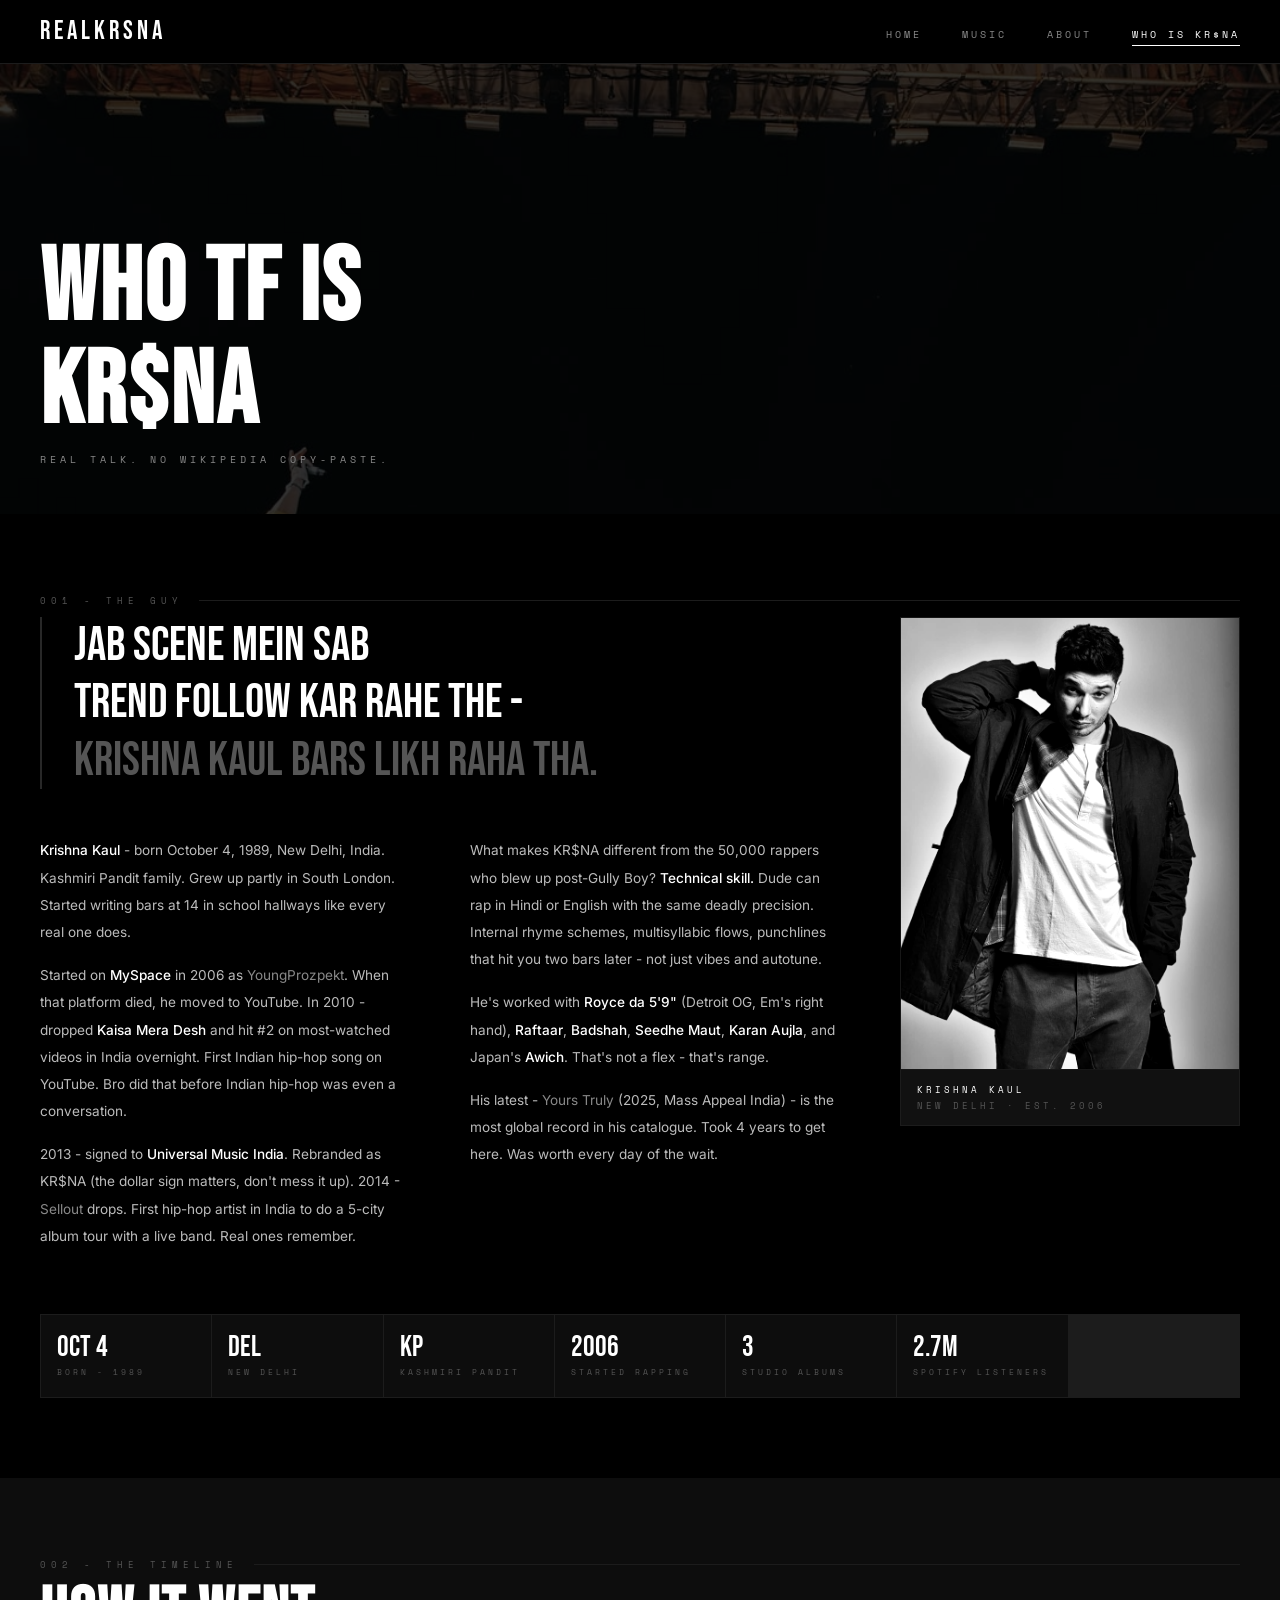
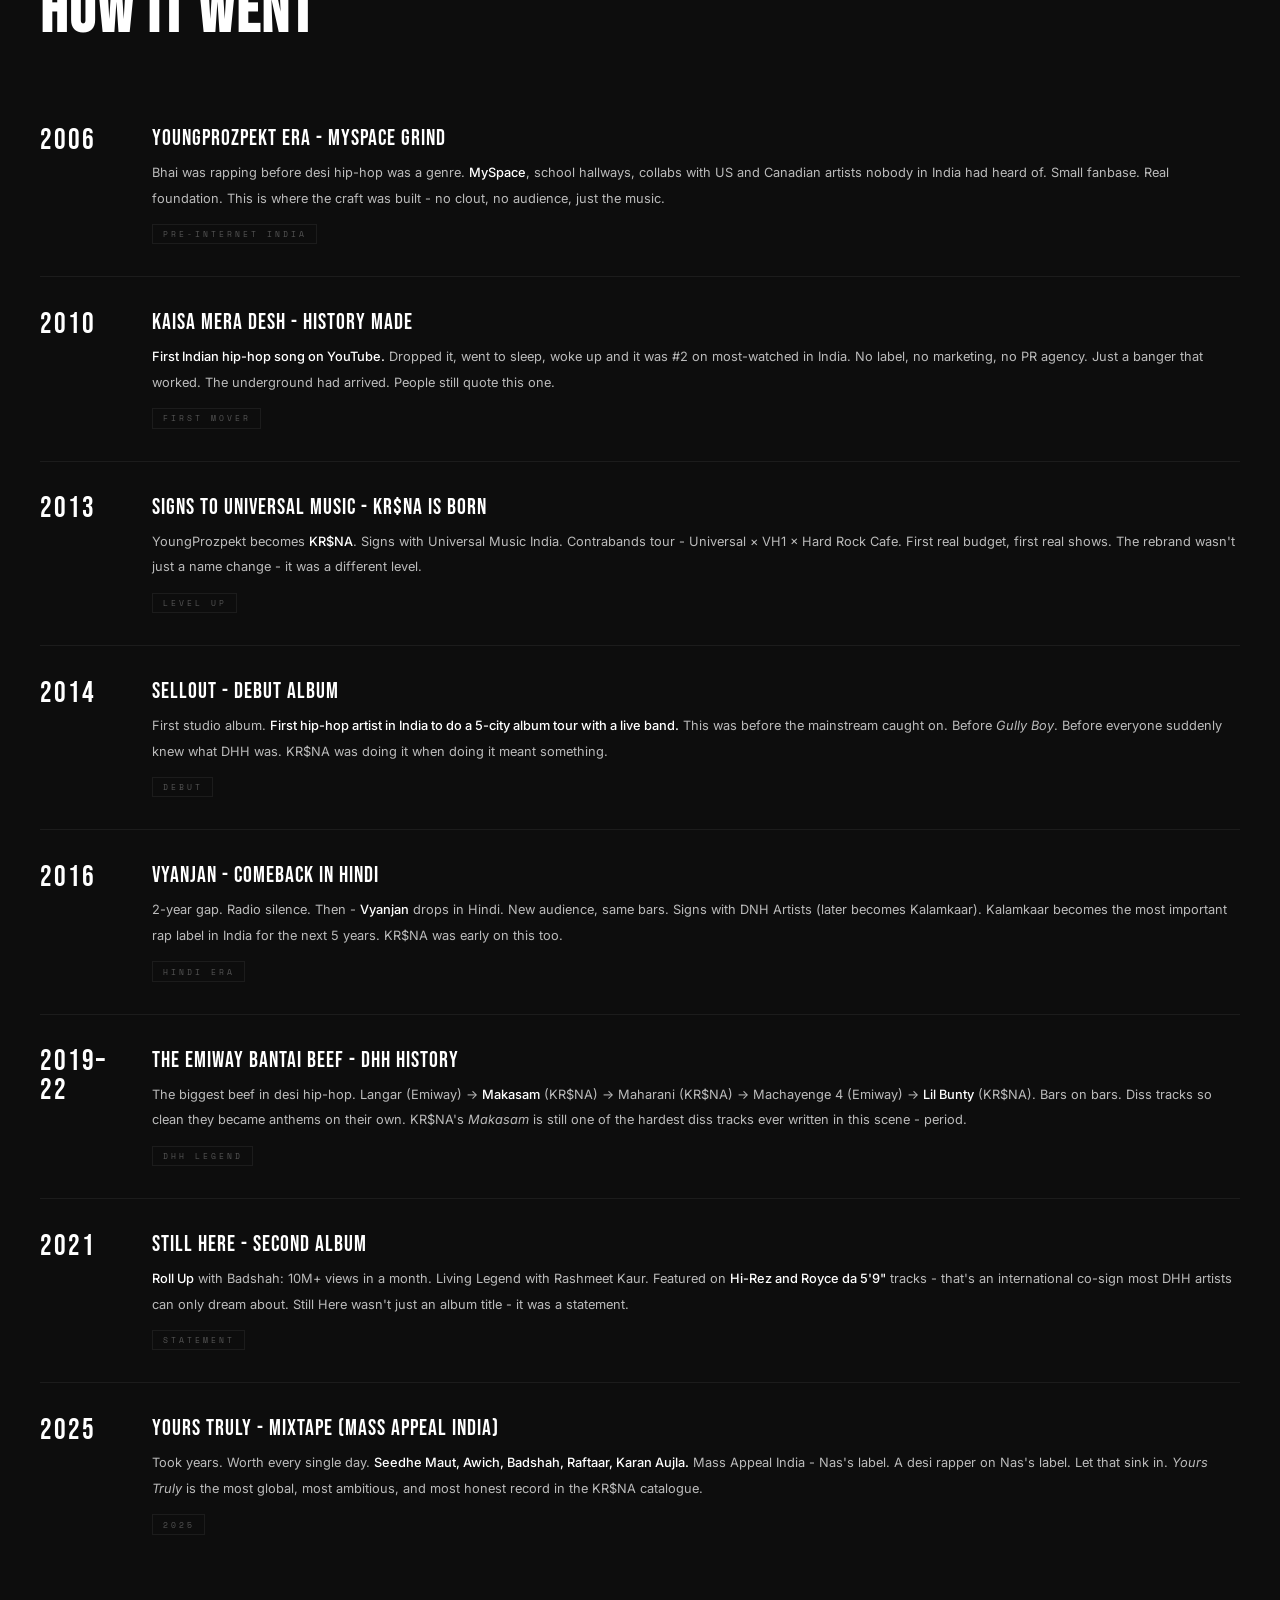
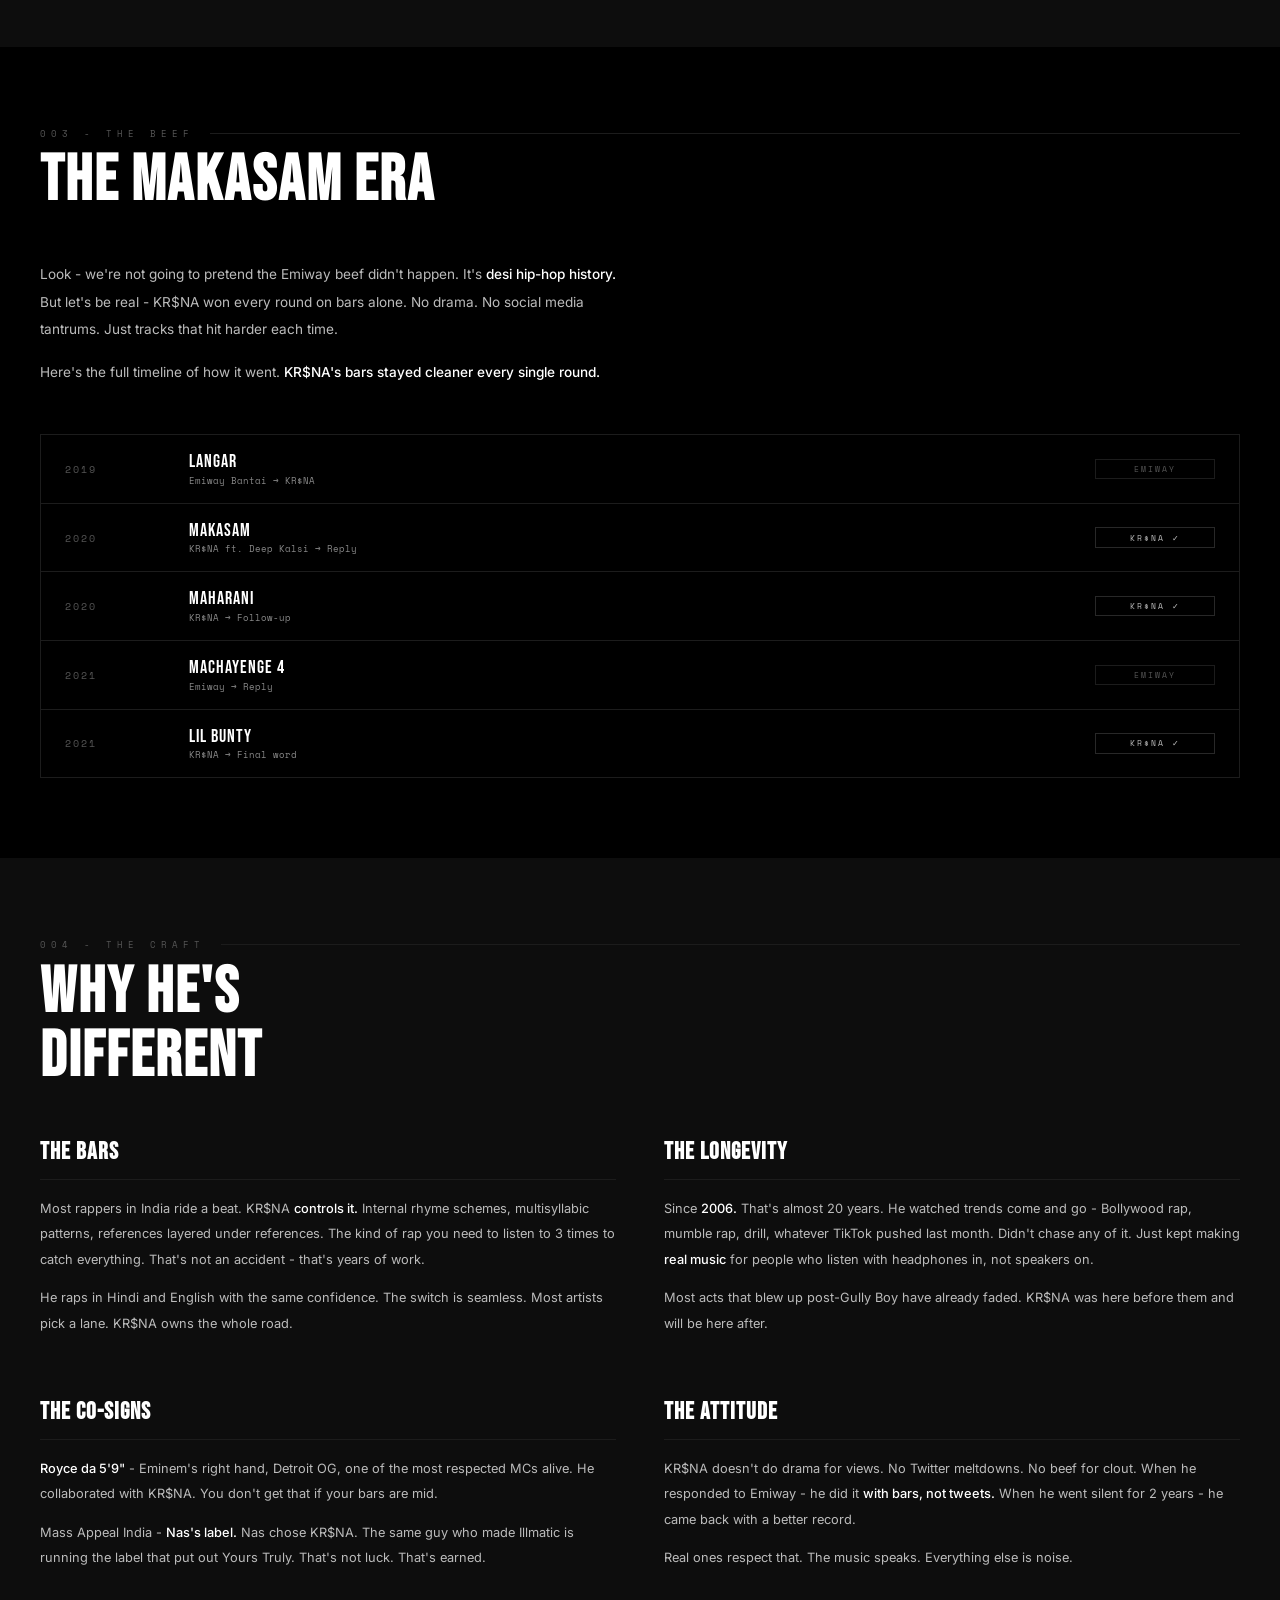
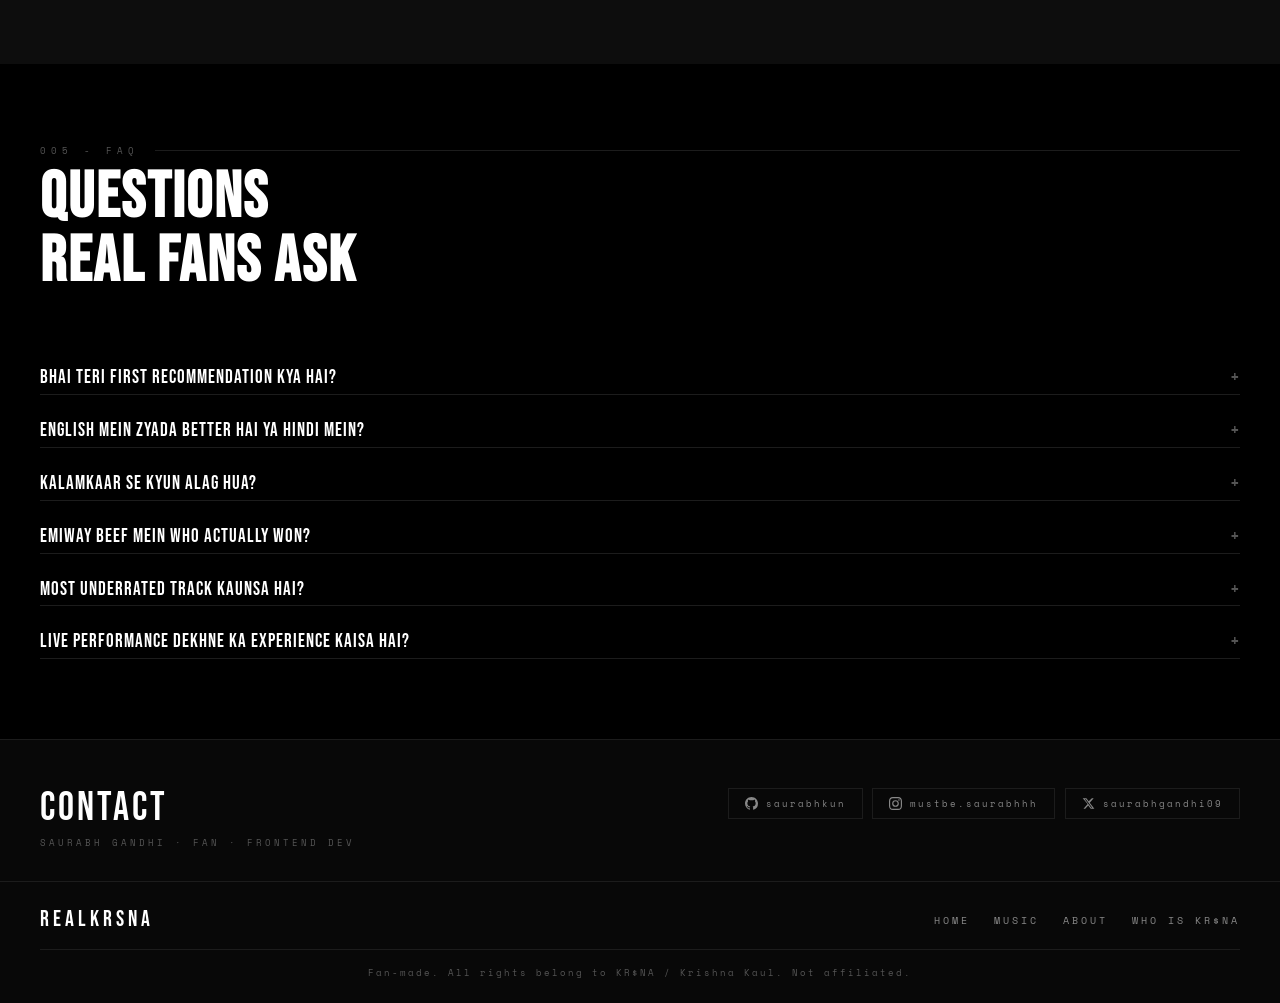
<file: pages/who-is-krsna.html>
<!DOCTYPE html>
<html lang="en">
<head>
  <meta charset="UTF-8"/>
  <meta name="viewport" content="width=device-width, initial-scale=1.0"/>
  <title>RealKRSNA - Who is KR$NA</title>
  <link rel="stylesheet" href="../css/style.css">
  <style>
    section { padding: 5rem 2.5rem; }

    /* HERO */
    .page-hero {
      height: 50vh; min-height: 320px;
      display: flex; align-items: flex-end;
      padding: 3rem 2.5rem;
      background: var(--deep); position: relative; overflow: hidden;
    }
    .page-hero-bg {
      position: absolute; inset: 0;
      background-image: url('../images/hero-bg.jpg');
      background-size: cover; background-position: center 20%;
      filter: brightness(0.2) grayscale(0.3);
    }
    .page-hero-content { position: relative; z-index: 2; }
    .page-hero h1 {
      font-family: 'Bebas Neue', sans-serif;
      font-size: clamp(3rem, 8vw, 7rem);
      letter-spacing: 2px; color: var(--white); line-height: 1;
    }
    .page-hero p {
      font-family: 'Space Mono', monospace;
      font-size: 0.6rem; letter-spacing: 4px;
      text-transform: uppercase; color: var(--gray2); margin-top: 0.5rem;
    }

    /* INTRO with photo */
    .who-intro-grid {
      display: grid;
      grid-template-columns: 1fr 340px;
      gap: 4rem; align-items: start;
    }
    .krsna-photo-wrap {
      position: sticky; top: 80px;
      display: flex; flex-direction: column;
    }
    .krsna-photo {
      width: 100%; aspect-ratio: 3/4;
      object-fit: cover; object-position: top;
      display: block;
      filter: grayscale(20%) contrast(1.05);
      border: 1px solid var(--border);
    }
    .krsna-photo-ph {
      width: 100%; aspect-ratio: 3/4;
      background: var(--deep);
      display: none; align-items: center; justify-content: center;
      font-family: 'Bebas Neue', sans-serif;
      font-size: 4rem; color: var(--border);
      border: 1px solid var(--border);
    }
    .krsna-photo-tag {
      padding: 0.8rem 1rem;
      background: var(--card);
      border: 1px solid var(--border);
      border-top: none;
      display: flex; flex-direction: column; gap: 0.2rem;
    }
    .krsna-photo-tag span {
      font-family: 'Space Mono', monospace;
      font-size: 0.55rem; letter-spacing: 3px;
      text-transform: uppercase; color: var(--gray);
    }
    .krsna-photo-tag span:first-child { color: var(--white); }
    .big-quote {
      font-family: 'Bebas Neue', sans-serif;
      font-size: clamp(1.8rem, 4vw, 3rem);
      color: var(--white); line-height: 1.2;
      border-left: 2px solid var(--b2);
      padding-left: 2rem; max-width: 700px;
      margin-bottom: 3rem;
    }
    .big-quote span { color: var(--gray); }
    .intro-body { display: grid; grid-template-columns: 1fr 1fr; gap: 4rem; }
    .intro-body p { font-size: 0.85rem; color: var(--gray3); line-height: 2; margin-bottom: 1rem; }
    .intro-body strong { color: var(--white); font-weight: 500; }
    .intro-body em { color: var(--gray2); font-style: normal; }

    /* QUICK FACTS */
    .quick-facts {
      display: grid; grid-template-columns: repeat(auto-fill, minmax(160px, 1fr));
      gap: 1px; background: var(--border); border: 1px solid var(--border);
      margin-top: 3rem;
    }
    .fact { background: var(--deep); padding: 1.2rem 1rem; }
    .fact-val {
      font-family: 'Bebas Neue', sans-serif;
      font-size: 1.8rem; color: var(--white); line-height: 1;
    }
    .fact-key {
      font-family: 'Space Mono', monospace;
      font-size: 0.5rem; letter-spacing: 3px; text-transform: uppercase;
      color: var(--gray); margin-top: 0.2rem;
    }

    /* TIMELINE */
    #timeline { background: var(--deep); }
    .tl { display: flex; flex-direction: column; gap: 0; }
    .tl-item {
      display: grid; grid-template-columns: 80px 1fr;
      gap: 2rem; padding: 2rem 0;
      border-bottom: 1px solid var(--border);
      position: relative;
    }
    .tl-item:last-child { border-bottom: none; }
    .tl-year {
      font-family: 'Bebas Neue', sans-serif;
      font-size: 1.8rem; color: var(--white);
      letter-spacing: 2px; line-height: 1;
      padding-top: 0.1rem;
    }
    .tl-title {
      font-family: 'Bebas Neue', sans-serif;
      font-size: 1.4rem; letter-spacing: 1px;
      color: var(--white); margin-bottom: 0.5rem;
    }
    .tl-text { font-size: 0.8rem; color: var(--gray3); line-height: 2; }
    .tl-text strong { color: var(--white); font-weight: 500; }
    .tl-tag {
      display: inline-block; margin-top: 0.8rem;
      font-family: 'Space Mono', monospace;
      font-size: 0.5rem; letter-spacing: 3px; text-transform: uppercase;
      padding: 0.2rem 0.6rem;
      border: 1px solid var(--border); color: var(--gray);
    }

    /* BEEF */
    #beef { background: var(--black); }
    .beef-intro { max-width: 600px; margin-bottom: 3rem; }
    .beef-intro p { font-size: 0.85rem; color: var(--gray3); line-height: 2; margin-bottom: 1rem; }
    .beef-intro strong { color: var(--white); font-weight: 500; }
    .beef-timeline {
      display: flex; flex-direction: column;
      border: 1px solid var(--border);
    }
    .beef-row {
      display: grid; grid-template-columns: 100px 1fr 120px;
      align-items: center; gap: 1.5rem;
      padding: 1rem 1.5rem;
      border-bottom: 1px solid var(--border);
    }
    .beef-row:last-child { border-bottom: none; }
    .beef-year { font-family: 'Space Mono', monospace; font-size: 0.6rem; letter-spacing: 2px; color: var(--gray); }
    .beef-track { font-family: 'Bebas Neue', sans-serif; font-size: 1.1rem; letter-spacing: 1px; color: var(--white); }
    .beef-who { font-family: 'Space Mono', monospace; font-size: 0.55rem; color: var(--gray2); margin-top: 0.1rem; }
    .beef-badge { font-family: 'Space Mono', monospace; font-size: 0.5rem; letter-spacing: 2px; text-transform: uppercase; padding: 0.2rem 0.6rem; border: 1px solid var(--border); color: var(--gray); text-align: center; }
    .beef-badge.krsna { border-color: var(--b2); color: var(--gray3); }

    /* WHY FAMOUS */
    #famous { background: var(--deep); }
    .famous-grid { display: grid; grid-template-columns: 1fr 1fr; gap: 3rem; }
    .famous-block h3 {
      font-family: 'Bebas Neue', sans-serif;
      font-size: 1.5rem; letter-spacing: 1px; color: var(--white);
      margin-bottom: 1rem; padding-bottom: 0.8rem;
      border-bottom: 1px solid var(--border);
    }
    .famous-block p { font-size: 0.8rem; color: var(--gray3); line-height: 2; margin-bottom: 0.8rem; }
    .famous-block strong { color: var(--white); font-weight: 500; }

    /* Q&A section */
    #qna { background: var(--black); }
    .qna-list { display: flex; flex-direction: column; gap: 0; }
    .qna-item { border-bottom: 1px solid var(--border); }
    .qna-q {
      font-family: 'Bebas Neue', sans-serif;
      font-size: 1.2rem; letter-spacing: 1px; color: var(--white);
      padding: 1.5rem 0 0.3rem; cursor: pointer;
      display: flex; justify-content: space-between; align-items: center;
      user-select: none;
    }
    .qna-q::after { content: '+'; font-size: 1.2rem; color: var(--gray); transition: transform 0.2s; }
    .qna-q.open::after { content: '−'; }
    .qna-a {
      font-size: 0.8rem; color: var(--gray3); line-height: 2;
      max-height: 0; overflow: hidden;
      transition: max-height 0.4s ease, padding 0.3s;
    }
    .qna-a.open { max-height: 400px; padding-bottom: 1.5rem; }
    .qna-a strong { color: var(--white); font-weight: 500; }

    @media (max-width: 900px) {
      .intro-body { grid-template-columns: 1fr; }
      .famous-grid { grid-template-columns: 1fr; }
      .beef-row { grid-template-columns: 70px 1fr; }
      .beef-badge { display: none; }
      .who-intro-grid { grid-template-columns: 1fr; }
      .krsna-photo-wrap { position: static; max-width: 280px; }
      section { padding: 4rem 1.2rem; }
    }
  </style>
</head>
<body>

<nav class="nav">
  <a class="nav-logo" href="../index.html">RealKRSNA</a>
  <ul class="nav-links">
    <li><a href="../index.html">Home</a></li>
    <li><a href="music.html">Music</a></li>
    <li><a href="about.html">About</a></li>
    <li><a href="who-is-krsna.html" class="active">Who is KR$NA</a></li>
  </ul>
</nav>

<div class="page-wrap">

  <!-- HERO -->
  <div class="page-hero">
    <div class="page-hero-bg"></div>
    <div class="page-hero-content">
      <h1>Who tf is<br>KR$NA</h1>
      <p>Real talk. No Wikipedia copy-paste.</p>
    </div>
  </div>

  <!-- INTRO -->
  <section id="intro">
    <div class="sec-label fade-up">001 - The Guy</div>

    <div class="who-intro-grid fade-up">
      <!-- LEFT - quote + text -->
      <div>
        <div class="big-quote">
          Jab scene mein sab<br>trend follow kar rahe the -<br>
          <span>Krishna Kaul bars likh raha tha.</span>
        </div>
        <div class="intro-body">
          <div>
            <p>
              <strong>Krishna Kaul</strong> - born October 4, 1989, New Delhi, India. Kashmiri Pandit family. Grew up partly in South London. Started writing bars at 14 in school hallways like every real one does.
            </p>
            <p>
              Started on <strong>MySpace</strong> in 2006 as <em>YoungProzpekt</em>. When that platform died, he moved to YouTube. In 2010 - dropped <strong>Kaisa Mera Desh</strong> and hit #2 on most-watched videos in India overnight. First Indian hip-hop song on YouTube. Bro did that before Indian hip-hop was even a conversation.
            </p>
            <p>
              2013 - signed to <strong>Universal Music India</strong>. Rebranded as KR$NA (the dollar sign matters, don't mess it up). 2014 - <em>Sellout</em> drops. First hip-hop artist in India to do a 5-city album tour with a live band. Real ones remember.
            </p>
          </div>
          <div>
            <p>
              What makes KR$NA different from the 50,000 rappers who blew up post-Gully Boy? <strong>Technical skill.</strong> Dude can rap in Hindi or English with the same deadly precision. Internal rhyme schemes, multisyllabic flows, punchlines that hit you two bars later - not just vibes and autotune.
            </p>
            <p>
              He's worked with <strong>Royce da 5'9"</strong> (Detroit OG, Em's right hand), <strong>Raftaar</strong>, <strong>Badshah</strong>, <strong>Seedhe Maut</strong>, <strong>Karan Aujla</strong>, and Japan's <strong>Awich</strong>. That's not a flex - that's range.
            </p>
            <p>
              His latest - <em>Yours Truly</em> (2025, Mass Appeal India) - is the most global record in his catalogue. Took 4 years to get here. Was worth every day of the wait.
            </p>
          </div>
        </div>
      </div>

      <!-- RIGHT - KR$NA photo -->
      <div class="krsna-photo-wrap">
        <img src="../images/krsna.png"
          onerror="this.style.display='none'; this.nextElementSibling.style.display='flex';"
          alt="KR$NA" class="krsna-photo">
        <div class="krsna-photo-ph">KR$NA</div>
        <div class="krsna-photo-tag">
          <span>Krishna Kaul</span>
          <span>New Delhi · Est. 2006</span>
        </div>
      </div>
    </div>

    <div class="quick-facts fade-up">
      <div class="fact"><div class="fact-val">Oct 4</div><div class="fact-key">Born - 1989</div></div>
      <div class="fact"><div class="fact-val">DEL</div><div class="fact-key">New Delhi</div></div>
      <div class="fact"><div class="fact-val">KP</div><div class="fact-key">Kashmiri Pandit</div></div>
      <div class="fact"><div class="fact-val">2006</div><div class="fact-key">Started Rapping</div></div>
      <div class="fact"><div class="fact-val">3</div><div class="fact-key">Studio Albums</div></div>
      <div class="fact"><div class="fact-val">2.7M</div><div class="fact-key">Spotify Listeners</div></div>
    </div>
  </section>

  <!-- TIMELINE -->
  <section id="timeline">
    <div class="sec-label fade-up">002 - The Timeline</div>
    <h2 class="sec-title fade-up">How it went</h2>
    <div class="tl fade-up">

      <div class="tl-item">
        <div class="tl-year">2006</div>
        <div class="tl-body">
          <div class="tl-title">YoungProzpekt Era - MySpace Grind</div>
          <div class="tl-text">
            Bhai was rapping before desi hip-hop was a genre. <strong>MySpace</strong>, school hallways, collabs with US and Canadian artists nobody in India had heard of. Small fanbase. Real foundation. This is where the craft was built - no clout, no audience, just the music.
          </div>
          <span class="tl-tag">Pre-Internet India</span>
        </div>
      </div>

      <div class="tl-item">
        <div class="tl-year">2010</div>
        <div class="tl-body">
          <div class="tl-title">Kaisa Mera Desh - History Made</div>
          <div class="tl-text">
            <strong>First Indian hip-hop song on YouTube.</strong> Dropped it, went to sleep, woke up and it was #2 on most-watched in India. No label, no marketing, no PR agency. Just a banger that worked. The underground had arrived. People still quote this one.
          </div>
          <span class="tl-tag">First Mover</span>
        </div>
      </div>

      <div class="tl-item">
        <div class="tl-year">2013</div>
        <div class="tl-body">
          <div class="tl-title">Signs to Universal Music - KR$NA is Born</div>
          <div class="tl-text">
            YoungProzpekt becomes <strong>KR$NA</strong>. Signs with Universal Music India. Contrabands tour - Universal × VH1 × Hard Rock Cafe. First real budget, first real shows. The rebrand wasn't just a name change - it was a different level.
          </div>
          <span class="tl-tag">Level Up</span>
        </div>
      </div>

      <div class="tl-item">
        <div class="tl-year">2014</div>
        <div class="tl-body">
          <div class="tl-title">Sellout - Debut Album</div>
          <div class="tl-text">
            First studio album. <strong>First hip-hop artist in India to do a 5-city album tour with a live band.</strong> This was before the mainstream caught on. Before <em>Gully Boy</em>. Before everyone suddenly knew what DHH was. KR$NA was doing it when doing it meant something.
          </div>
          <span class="tl-tag">Debut</span>
        </div>
      </div>

      <div class="tl-item">
        <div class="tl-year">2016</div>
        <div class="tl-body">
          <div class="tl-title">Vyanjan - Comeback in Hindi</div>
          <div class="tl-text">
            2-year gap. Radio silence. Then - <strong>Vyanjan</strong> drops in Hindi. New audience, same bars. Signs with DNH Artists (later becomes Kalamkaar). Kalamkaar becomes the most important rap label in India for the next 5 years. KR$NA was early on this too.
          </div>
          <span class="tl-tag">Hindi Era</span>
        </div>
      </div>

      <div class="tl-item">
        <div class="tl-year">2019–22</div>
        <div class="tl-body">
          <div class="tl-title">The Emiway Bantai Beef - DHH History</div>
          <div class="tl-text">
            The biggest beef in desi hip-hop. Langar (Emiway) → <strong>Makasam</strong> (KR$NA) → Maharani (KR$NA) → Machayenge 4 (Emiway) → <strong>Lil Bunty</strong> (KR$NA). Bars on bars. Diss tracks so clean they became anthems on their own. KR$NA's <em>Makasam</em> is still one of the hardest diss tracks ever written in this scene - period.
          </div>
          <span class="tl-tag">DHH Legend</span>
        </div>
      </div>

      <div class="tl-item">
        <div class="tl-year">2021</div>
        <div class="tl-body">
          <div class="tl-title">Still Here - Second Album</div>
          <div class="tl-text">
            <strong>Roll Up</strong> with Badshah: 10M+ views in a month. Living Legend with Rashmeet Kaur. Featured on <strong>Hi-Rez and Royce da 5'9"</strong> tracks - that's an international co-sign most DHH artists can only dream about. Still Here wasn't just an album title - it was a statement.
          </div>
          <span class="tl-tag">Statement</span>
        </div>
      </div>

      <div class="tl-item">
        <div class="tl-year">2025</div>
        <div class="tl-body">
          <div class="tl-title">Yours Truly - Mixtape (Mass Appeal India)</div>
          <div class="tl-text">
            Took years. Worth every single day. <strong>Seedhe Maut, Awich, Badshah, Raftaar, Karan Aujla.</strong> Mass Appeal India - Nas's label. A desi rapper on Nas's label. Let that sink in. <em>Yours Truly</em> is the most global, most ambitious, and most honest record in the KR$NA catalogue.
          </div>
          <span class="tl-tag">2025</span>
        </div>
      </div>

    </div>
  </section>

  <!-- THE BEEF -->
  <section id="beef">
    <div class="sec-label fade-up">003 - The Beef</div>
    <h2 class="sec-title fade-up">The Makasam Era</h2>
    <div class="beef-intro fade-up">
      <p>
        Look - we're not going to pretend the Emiway beef didn't happen. It's <strong>desi hip-hop history.</strong> But let's be real - KR$NA won every round on bars alone. No drama. No social media tantrums. Just tracks that hit harder each time.
      </p>
      <p>
        Here's the full timeline of how it went. <strong>KR$NA's bars stayed cleaner every single round.</strong>
      </p>
    </div>
    <div class="beef-timeline fade-up">
      <div class="beef-row">
        <div class="beef-year">2019</div>
        <div>
          <div class="beef-track">Langar</div>
          <div class="beef-who">Emiway Bantai → KR$NA</div>
        </div>
        <div class="beef-badge">Emiway</div>
      </div>
      <div class="beef-row">
        <div class="beef-year">2020</div>
        <div>
          <div class="beef-track">Makasam</div>
          <div class="beef-who">KR$NA ft. Deep Kalsi → Reply</div>
        </div>
        <div class="beef-badge krsna">KR$NA ✓</div>
      </div>
      <div class="beef-row">
        <div class="beef-year">2020</div>
        <div>
          <div class="beef-track">Maharani</div>
          <div class="beef-who">KR$NA → Follow-up</div>
        </div>
        <div class="beef-badge krsna">KR$NA ✓</div>
      </div>
      <div class="beef-row">
        <div class="beef-year">2021</div>
        <div>
          <div class="beef-track">Machayenge 4</div>
          <div class="beef-who">Emiway → Reply</div>
        </div>
        <div class="beef-badge">Emiway</div>
      </div>
      <div class="beef-row">
        <div class="beef-year">2021</div>
        <div>
          <div class="beef-track">Lil Bunty</div>
          <div class="beef-who">KR$NA → Final word</div>
        </div>
        <div class="beef-badge krsna">KR$NA ✓</div>
      </div>
    </div>
  </section>

  <!-- WHY FAMOUS -->
  <section id="famous">
    <div class="sec-label fade-up">004 - The Craft</div>
    <h2 class="sec-title fade-up">Why He's<br>Different</h2>
    <div class="famous-grid fade-up">
      <div class="famous-block">
        <h3>The Bars</h3>
        <p>Most rappers in India ride a beat. KR$NA <strong>controls it.</strong> Internal rhyme schemes, multisyllabic patterns, references layered under references. The kind of rap you need to listen to 3 times to catch everything. That's not an accident - that's years of work.</p>
        <p>He raps in Hindi and English with the same confidence. The switch is seamless. Most artists pick a lane. KR$NA owns the whole road.</p>
      </div>
      <div class="famous-block">
        <h3>The Longevity</h3>
        <p>Since <strong>2006.</strong> That's almost 20 years. He watched trends come and go - Bollywood rap, mumble rap, drill, whatever TikTok pushed last month. Didn't chase any of it. Just kept making <strong>real music</strong> for people who listen with headphones in, not speakers on.</p>
        <p>Most acts that blew up post-Gully Boy have already faded. KR$NA was here before them and will be here after.</p>
      </div>
      <div class="famous-block">
        <h3>The Co-signs</h3>
        <p><strong>Royce da 5'9"</strong> - Eminem's right hand, Detroit OG, one of the most respected MCs alive. He collaborated with KR$NA. You don't get that if your bars are mid.</p>
        <p>Mass Appeal India - <strong>Nas's label.</strong> Nas chose KR$NA. The same guy who made Illmatic is running the label that put out Yours Truly. That's not luck. That's earned.</p>
      </div>
      <div class="famous-block">
        <h3>The Attitude</h3>
        <p>KR$NA doesn't do drama for views. No Twitter meltdowns. No beef for clout. When he responded to Emiway - he did it <strong>with bars, not tweets.</strong> When he went silent for 2 years - he came back with a better record.</p>
        <p>Real ones respect that. The music speaks. Everything else is noise.</p>
      </div>
    </div>
  </section>

  <!-- Q&A -->
  <section id="qna">
    <div class="sec-label fade-up">005 - FAQ</div>
    <h2 class="sec-title fade-up">Questions<br>Real Fans Ask</h2>
    <div class="qna-list fade-up">

      <div class="qna-item">
        <div class="qna-q" onclick="toggleQ(this)">Bhai teri first recommendation kya hai?</div>
        <div class="qna-a">Start with <strong>Makasam</strong>. If you want old school, go <strong>Kaisa Mera Desh</strong>. If you want something recent, play <strong>Sensitive</strong> from Yours Truly. Don't start with Roll Up - that's a collab record, not a good introduction to his actual skill level.</div>
      </div>

      <div class="qna-item">
        <div class="qna-q" onclick="toggleQ(this)">English mein zyada better hai ya Hindi mein?</div>
        <div class="qna-a">Honestly? Both. Early stuff was mostly English and it was fire. The Hindi era unlocked a completely different audience and he didn't lose any of the technical skill in the switch. <strong>Vyanjan</strong> proved he's just as deadly in Hindi. Pick your language - he's covered.</div>
      </div>

      <div class="qna-item">
        <div class="qna-q" onclick="toggleQ(this)">Kalamkaar se kyun alag hua?</div>
        <div class="qna-a">Nothing official was ever said - so we won't put words in anyone's mouth. What we know is he moved to <strong>Mass Appeal India</strong> and dropped Yours Truly there. The music is better than ever. That's what matters.</div>
      </div>

      <div class="qna-item">
        <div class="qna-q" onclick="toggleQ(this)">Emiway beef mein who actually won?</div>
        <div class="qna-a">We're a KR$NA fan site so we're biased - but bars don't lie. <strong>Makasam</strong> is studied like a textbook. <strong>Lil Bunty</strong> shut it down. Ask anyone who listens for craft, not views.</div>
      </div>

      <div class="qna-item">
        <div class="qna-q" onclick="toggleQ(this)">Most underrated track kaunsa hai?</div>
        <div class="qna-a"><strong>Villain</strong> from Still Here. People slept on it hard. Also <strong>Dream</strong> from the same album. And if you haven't heard <strong>Living Legend</strong> with Rashmeet Kaur - fix that today.</div>
      </div>

      <div class="qna-item">
        <div class="qna-q" onclick="toggleQ(this)">Live performance dekhne ka experience kaisa hai?</div>
        <div class="qna-a">Bhai goes absolutely crazy live. Energy is different. He's been doing this since the Contrabands tour in 2013 - he knows how to work a crowd. If he's performing near you - you go. Simple.</div>
      </div>

    </div>
  </section>

</div>

<footer class="footer">
  <div class="footer-contact">
    <div class="footer-contact-left">
      <div class="contact-heading">Contact</div>
      <div class="contact-sub">Saurabh Gandhi · Fan · Frontend Dev</div>
    </div>
    <div class="footer-socials">
      <a href="https://github.com/saurabhkun" target="_blank" class="footer-social-link">
        <svg width="13" height="13" viewBox="0 0 24 24" fill="currentColor"><path d="M12 0C5.37 0 0 5.37 0 12c0 5.31 3.435 9.795 8.205 11.385.6.105.825-.255.825-.57 0-.285-.015-1.23-.015-2.235-3.015.555-3.795-.735-4.035-1.41-.135-.345-.72-1.41-1.23-1.695-.42-.225-1.02-.78-.015-.795.945-.015 1.62.87 1.845 1.23 1.08 1.815 2.805 1.305 3.495.99.105-.78.42-1.305.765-1.605-2.67-.3-5.46-1.335-5.46-5.925 0-1.305.465-2.385 1.23-3.225-.12-.3-.54-1.53.12-3.18 0 0 1.005-.315 3.3 1.23.96-.27 1.98-.405 3-.405s2.04.135 3 .405c2.295-1.56 3.3-1.23 3.3-1.23.66 1.65.24 2.88.12 3.18.765.84 1.23 1.905 1.23 3.225 0 4.605-2.805 5.625-5.475 5.925.435.375.81 1.095.81 2.22 0 1.605-.015 2.895-.015 3.3 0 .315.225.69.825.57A12.02 12.02 0 0 0 24 12c0-6.63-5.37-12-12-12z"/></svg>
        saurabhkun
      </a>
      <a href="https://www.instagram.com/mustbe.saurabhhh" target="_blank" class="footer-social-link">
        <svg width="13" height="13" viewBox="0 0 24 24" fill="currentColor"><path d="M12 2.163c3.204 0 3.584.012 4.85.07 3.252.148 4.771 1.691 4.919 4.919.058 1.265.069 1.645.069 4.849 0 3.205-.012 3.584-.069 4.849-.149 3.225-1.664 4.771-4.919 4.919-1.266.058-1.644.07-4.85.07-3.204 0-3.584-.012-4.849-.07-3.26-.149-4.771-1.699-4.919-4.92-.058-1.265-.07-1.644-.07-4.849 0-3.204.013-3.583.07-4.849.149-3.227 1.664-4.771 4.919-4.919 1.266-.057 1.645-.069 4.849-.069zM12 0C8.741 0 8.333.014 7.053.072 2.695.272.273 2.69.073 7.052.014 8.333 0 8.741 0 12c0 3.259.014 3.668.072 4.948.2 4.358 2.618 6.78 6.98 6.98C8.333 23.986 8.741 24 12 24c3.259 0 3.668-.014 4.948-.072 4.354-.2 6.782-2.618 6.979-6.98.059-1.28.073-1.689.073-4.948 0-3.259-.014-3.667-.072-4.947-.196-4.354-2.617-6.78-6.979-6.98C15.668.014 15.259 0 12 0zm0 5.838a6.162 6.162 0 1 0 0 12.324 6.162 6.162 0 0 0 0-12.324zM12 16a4 4 0 1 1 0-8 4 4 0 0 1 0 8zm6.406-11.845a1.44 1.44 0 1 0 0 2.881 1.44 1.44 0 0 0 0-2.881z"/></svg>
        mustbe.saurabhhh
      </a>
      <a href="https://twitter.com/saurabhgandhi09" target="_blank" class="footer-social-link">
        <svg width="13" height="13" viewBox="0 0 24 24" fill="currentColor"><path d="M18.244 2.25h3.308l-7.227 8.26 8.502 11.24H16.17l-4.714-6.231-5.401 6.231H2.746l7.73-8.835L1.254 2.25H8.08l4.253 5.622zm-1.161 17.52h1.833L7.084 4.126H5.117z"/></svg>
        saurabhgandhi09
      </a>
    </div>
  </div>
  <div class="footer-bottom">
    <div class="footer-logo">RealKRSNA</div>
    <div class="footer-links">
      <a href="../index.html">Home</a>
      <a href="music.html">Music</a>
      <a href="about.html">About</a>
      <a href="who-is-krsna.html">Who is KR$NA</a>
    </div>
    <div class="footer-note">Fan-made. All rights belong to KR$NA / Krishna Kaul. Not affiliated.</div>
  </div>
</footer>

<script src="../js/main.js"></script>
<script>
function toggleQ(el) {
  el.classList.toggle('open');
  el.nextElementSibling.classList.toggle('open');
}
</script>
</body>
</html>
</file>
<file: css/style.css>
/* ── RealKRSNA - Global Styles ── */
@import url('https://fonts.googleapis.com/css2?family=Bebas+Neue&family=Inter:wght@300;400;500&family=Space+Mono:wght@400;700&display=swap');

*, *::before, *::after { box-sizing: border-box; margin: 0; padding: 0; }

:root {
  --black:   #000000;
  --off:     #080808;
  --deep:    #0d0d0d;
  --card:    #111111;
  --border:  #1c1c1c;
  --b2:      #282828;
  --white:   #ffffff;
  --offwhite:#e8e6e1;
  --gray:    #555555;
  --gray2:   #888888;
  --gray3:   #bbbbbb;
  --accent:  #ffffff;
}

html { scroll-behavior: smooth; font-size: 16px; }

body {
  background: var(--black);
  color: var(--offwhite);
  font-family: 'Inter', sans-serif;
  font-weight: 400;
  overflow-x: hidden;
  -webkit-font-smoothing: antialiased;
}

/* SCROLLBAR */
::-webkit-scrollbar { width: 2px; }
::-webkit-scrollbar-track { background: var(--black); }
::-webkit-scrollbar-thumb { background: var(--b2); }

/* SELECTION */
::selection { background: var(--white); color: var(--black); }

/* ── NAV ── */
.nav {
  position: fixed; top: 0; left: 0; right: 0; z-index: 900;
  display: flex; align-items: center; justify-content: space-between;
  padding: 0 2.5rem;
  height: 64px;
  background: rgba(0,0,0,0.92);
  border-bottom: 1px solid var(--border);
  backdrop-filter: blur(20px);
  -webkit-backdrop-filter: blur(20px);
}

.nav-logo {
  font-family: 'Bebas Neue', sans-serif;
  font-size: 1.6rem;
  letter-spacing: 4px;
  color: var(--white);
  text-decoration: none;
  user-select: none;
}

.nav-links {
  display: flex;
  list-style: none;
  gap: 2.5rem;
  align-items: center;
}

.nav-links a {
  font-family: 'Space Mono', monospace;
  font-size: 0.65rem;
  letter-spacing: 3px;
  text-transform: uppercase;
  text-decoration: none;
  color: var(--gray2);
  transition: color 0.2s;
  position: relative;
}

.nav-links a::after {
  content: '';
  position: absolute;
  bottom: -4px; left: 0; right: 100%;
  height: 1px;
  background: var(--white);
  transition: right 0.25s ease;
}

.nav-links a:hover { color: var(--white); }
.nav-links a:hover::after { right: 0; }
.nav-links a.active { color: var(--white); }
.nav-links a.active::after { right: 0; }

/* ── BUTTONS ── */
.btn {
  font-family: 'Space Mono', monospace;
  font-size: 0.65rem;
  letter-spacing: 3px;
  text-transform: uppercase;
  text-decoration: none;
  padding: 0.75rem 1.8rem;
  display: inline-block;
  cursor: pointer;
  border: none;
  transition: all 0.2s;
}

.btn-white {
  background: var(--white);
  color: var(--black);
}
.btn-white:hover {
  background: var(--offwhite);
}

.btn-outline {
  background: transparent;
  color: var(--white);
  border: 1px solid var(--b2);
}
.btn-outline:hover {
  border-color: var(--white);
}

/* ── SECTION LABEL ── */
.sec-label {
  font-family: 'Space Mono', monospace;
  font-size: 0.58rem;
  letter-spacing: 5px;
  text-transform: uppercase;
  color: var(--gray);
  display: flex;
  align-items: center;
  gap: 1rem;
  margin-bottom: 0.6rem;
}
.sec-label::after {
  content: '';
  flex: 1;
  height: 1px;
  background: var(--border);
}

/* ── SECTION TITLE ── */
.sec-title {
  font-family: 'Bebas Neue', sans-serif;
  font-size: clamp(2.5rem, 5vw, 4.5rem);
  letter-spacing: 2px;
  line-height: 1;
  color: var(--white);
  margin-bottom: 3rem;
}

/* ── PAGE WRAPPER ── */
.page-wrap {
  padding-top: 64px;
  min-height: 100vh;
}

/* ── FOOTER ── */
.footer {
  border-top: 1px solid var(--border);
  background: var(--off);
}

/* Contact section */
.footer-contact {
  padding: 3rem 2.5rem 2rem;
  display: flex;
  flex-wrap: wrap;
  gap: 2rem;
  justify-content: space-between;
  align-items: flex-start;
  border-bottom: 1px solid var(--border);
}
.footer-contact-left {}
.contact-heading {
  font-family: 'Bebas Neue', sans-serif;
  font-size: 2.5rem;
  letter-spacing: 3px;
  color: var(--white);
  line-height: 1;
  margin-bottom: 0.5rem;
}
.contact-sub {
  font-family: 'Space Mono', monospace;
  font-size: 0.58rem;
  letter-spacing: 3px;
  text-transform: uppercase;
  color: var(--gray);
}
.footer-socials {
  display: flex;
  gap: 0.6rem;
  flex-wrap: wrap;
  align-items: center;
}
.footer-social-link {
  display: inline-flex;
  align-items: center;
  gap: 0.5rem;
  font-family: 'Space Mono', monospace;
  font-size: 0.58rem;
  letter-spacing: 2px;
  color: var(--gray2);
  text-decoration: none;
  padding: 0.5rem 1rem;
  border: 1px solid var(--border);
  transition: all 0.2s;
  white-space: nowrap;
}
.footer-social-link:hover {
  border-color: var(--white);
  color: var(--white);
}

/* Bottom bar */
.footer-bottom {
  padding: 1.5rem 2.5rem;
  display: flex;
  flex-wrap: wrap;
  gap: 1rem;
  justify-content: space-between;
  align-items: center;
}
.footer-logo {
  font-family: 'Bebas Neue', sans-serif;
  font-size: 1.4rem;
  letter-spacing: 4px;
  color: var(--white);
}
.footer-links {
  display: flex;
  gap: 1.5rem;
}
.footer-links a {
  font-family: 'Space Mono', monospace;
  font-size: 0.6rem;
  letter-spacing: 3px;
  text-transform: uppercase;
  color: var(--gray2);
  text-decoration: none;
  transition: color 0.2s;
}
.footer-links a:hover { color: var(--white); }
.footer-note {
  width: 100%;
  text-align: center;
  font-size: 0.55rem;
  letter-spacing: 2px;
  color: var(--gray);
  padding-top: 1rem;
  border-top: 1px solid var(--border);
  font-family: 'Space Mono', monospace;
}

/* ── FADE UP ── */
.fade-up {
  opacity: 0;
  transform: translateY(24px);
  transition: opacity 0.7s ease, transform 0.7s ease;
}
.fade-up.visible {
  opacity: 1;
  transform: translateY(0);
}

/* ── MARQUEE ── */
.marquee {
  overflow: hidden;
  border-top: 1px solid var(--border);
  border-bottom: 1px solid var(--border);
  padding: 0.8rem 0;
  background: var(--off);
}
.marquee-track {
  display: flex;
  width: max-content;
  animation: ticker 30s linear infinite;
}
.marquee-track.rev { animation-direction: reverse; }
.marquee-item {
  font-family: 'Bebas Neue', sans-serif;
  font-size: 0.85rem;
  letter-spacing: 6px;
  color: var(--b2);
  padding: 0 2rem;
  flex-shrink: 0;
}
.marquee-sep { color: var(--border); }
@keyframes ticker { from { transform: translateX(0); } to { transform: translateX(-50%); } }

/* ── RESPONSIVE ── */
@media (max-width: 768px) {
  .nav { padding: 0 1.2rem; }
  .nav-links { gap: 1.2rem; }
  .nav-links li:nth-child(n+3) { display: none; }
  .footer { padding: 2rem 1.2rem; }
}
</file>
